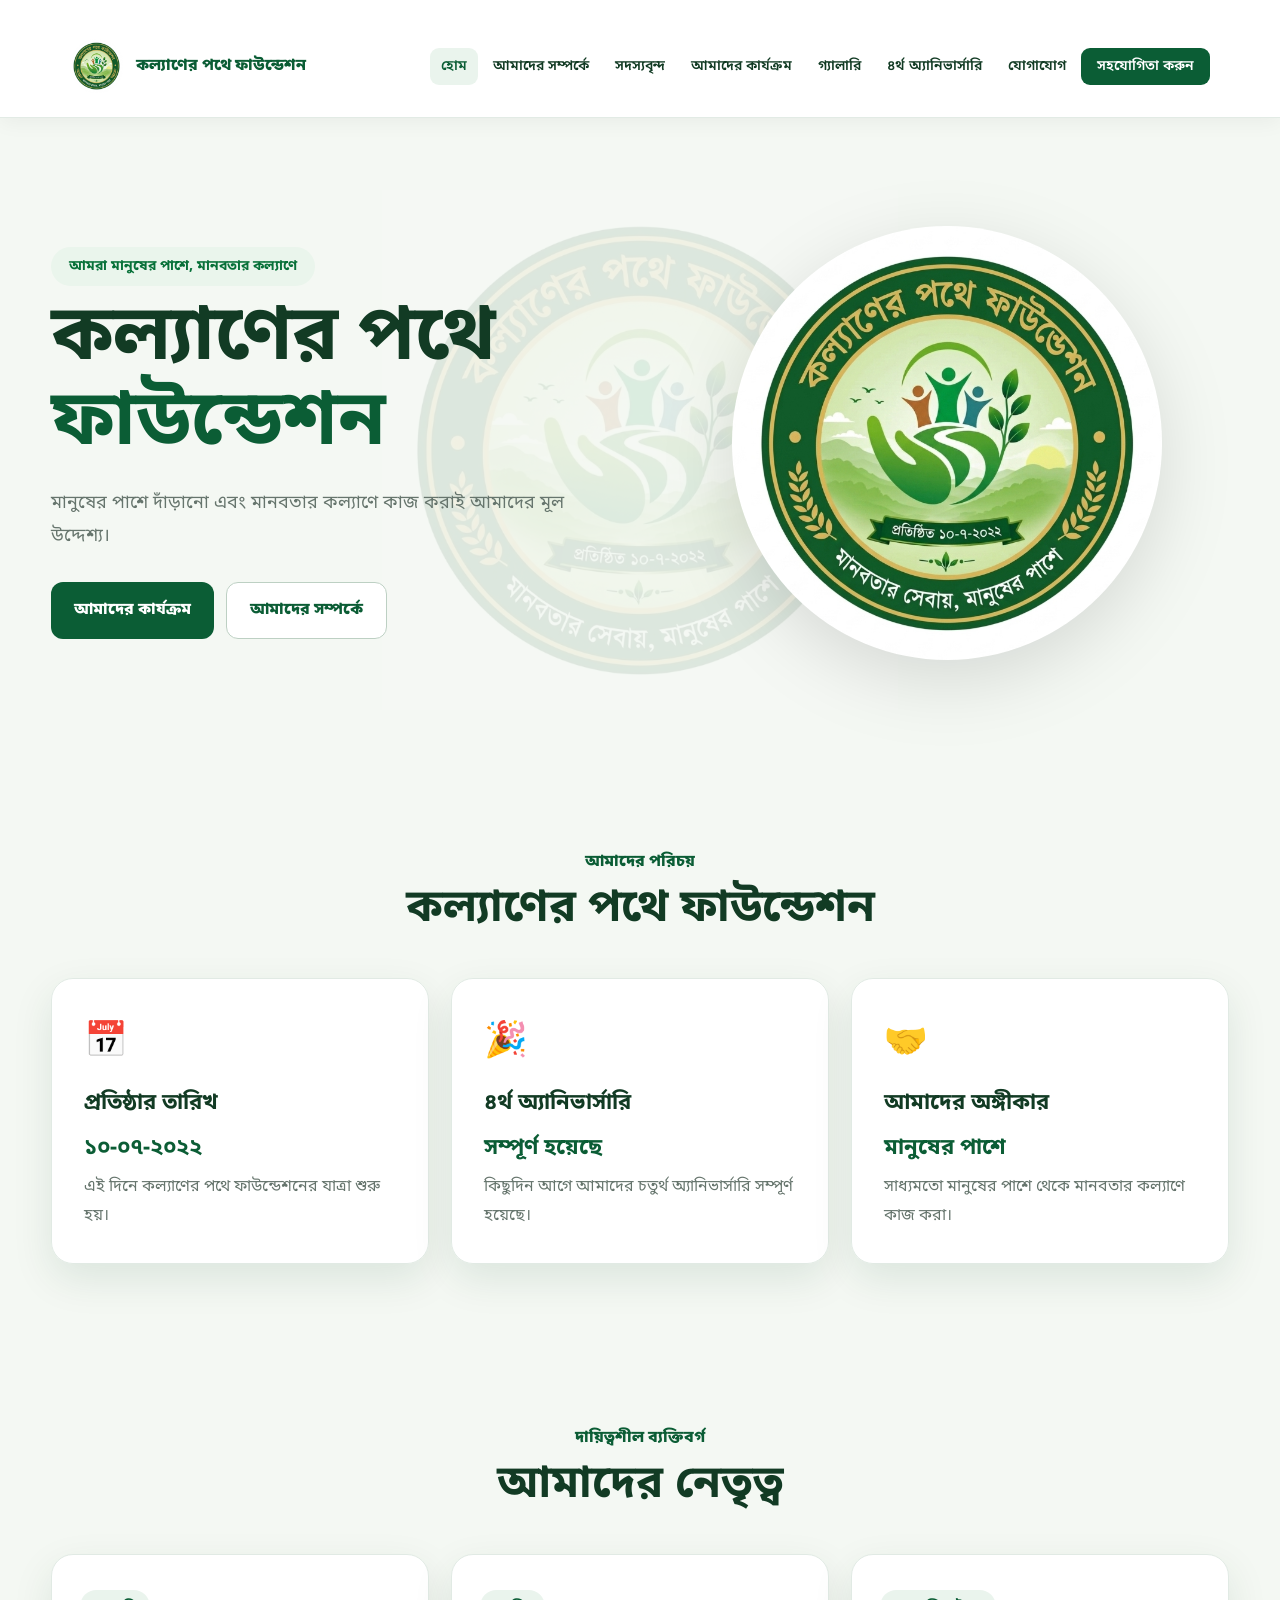
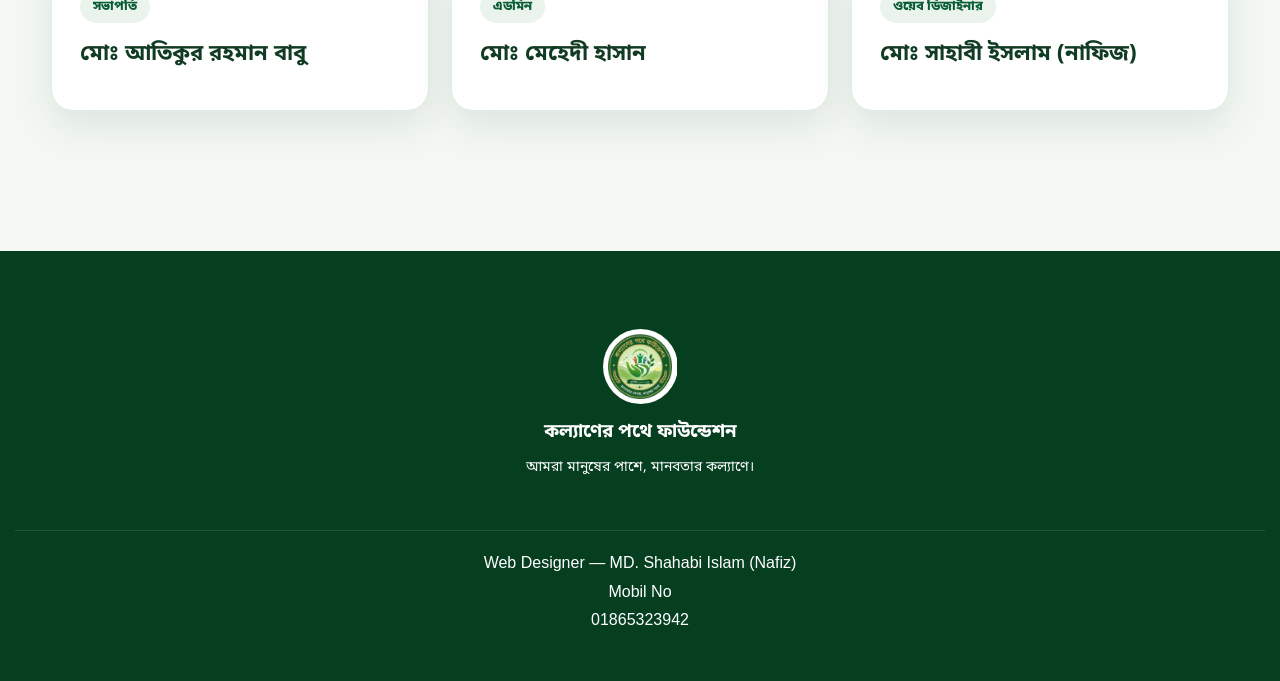
<file: index.html>
<!DOCTYPE html>
<html lang="bn">
<head>
    <meta charset="UTF-8">
    <meta name="viewport" content="width=device-width, initial-scale=1.0">
    <title>কল্যাণের পথে ফাউন্ডেশন</title>
    <link rel="stylesheet" href="style.css">
</head>

<body>

<header class="header">
    <div class="container nav-box">

        <a href="index.html" class="logo-area">
            <img src="logo(2).jpeg" alt="Logo">
            <span>কল্যাণের পথে ফাউন্ডেশন</span>
        </a>

        <nav>
            <center>
            <a href="index.html" class="active">হোম</a>
            <a href="about.html">আমাদের সম্পর্কে</a>
            <a href="members.html">সদস্যবৃন্দ</a>
            <a href="activities.html">আমাদের কার্যক্রম</a>
            <a href="gallery.html">গ্যালারি</a>
            <a href="anniversary.html">৪র্থ অ্যানিভার্সারি</a>
            <a href="contact.html">যোগাযোগ</a>
            <a href="donate.html" class="donate-link">সহযোগিতা করুন</a>
       </center>
        </nav>

    </div>
</header>


<main>

<section class="home-hero">

    <div class="container hero-content">

        <div class="hero-text">

            <span class="small-title">
                আমরা মানুষের পাশে, মানবতার কল্যাণে
            </span>

            <h1>
                কল্যাণের পথে
                <br>
                <strong>ফাউন্ডেশন</strong>
            </h1>

            <p>
                মানুষের পাশে দাঁড়ানো এবং মানবতার কল্যাণে
                কাজ করাই আমাদের মূল উদ্দেশ্য।
            </p>

            <div class="buttons">
                <a href="activities.html" class="btn">
                    আমাদের কার্যক্রম
                </a>

                <a href="about.html" class="btn btn-white">
                    আমাদের সম্পর্কে
                </a>
            </div>

        </div>


        <div class="hero-logo">
            <img src="logo(2).jpeg" alt="ফাউন্ডেশন লোগো">
        </div>

    </div>

</section>


<section class="section">

    <div class="container">

        <div class="section-title">
            <span>আমাদের পরিচয়</span>
            <h2>কল্যাণের পথে ফাউন্ডেশন</h2>
        </div>


        <div class="card-grid">

            <div class="card">

                <div class="card-icon">📅</div>

                <h3>প্রতিষ্ঠার তারিখ</h3>

                <strong>১০-০৭-২০২২</strong>

                <p>
                    এই দিনে কল্যাণের পথে ফাউন্ডেশনের
                    যাত্রা শুরু হয়।
                </p>

            </div>


            <div class="card">

                <div class="card-icon">🎉</div>

                <h3>৪র্থ অ্যানিভার্সারি</h3>

                <strong>সম্পূর্ণ হয়েছে</strong>

                <p>
                    কিছুদিন আগে আমাদের চতুর্থ
                    অ্যানিভার্সারি সম্পূর্ণ হয়েছে।
                </p>

            </div>


            <div class="card">

                <div class="card-icon">🤝</div>

                <h3>আমাদের অঙ্গীকার</h3>

                <strong>মানুষের পাশে</strong>

                <p>
                    সাধ্যমতো মানুষের পাশে থেকে
                    মানবতার কল্যাণে কাজ করা।
                </p>

            </div>

        </div>

    </div>

</section>


<section class="section">

    <div class="container">

        <div class="section-title">
            <span>দায়িত্বশীল ব্যক্তিবর্গ</span>
            <h2>আমাদের নেতৃত্ব</h2>
        </div>


        <div class="leader-grid">

            <div class="leader-card">
                <span>সভাপতি</span>
                <h3>মোঃ আতিকুর রহমান বাবু</h3>
            </div>


            <div class="leader-card">
                <span>এডমিন</span>
                <h3>মোঃ মেহেদী হাসান</h3>
            </div>


            <div class="leader-card">
                <span>ওয়েব ডিজাইনার</span>
                <h3>মোঃ সাহাবী ইসলাম (নাফিজ)</h3>
            </div>

        </div>

    </div>

</section>

</main>


<footer>

    <div class="footer-content">

        <img src="logo(2).jpeg" alt="Logo">

        <h3>কল্যাণের পথে ফাউন্ডেশন</h3>

        <p>
            আমরা মানুষের পাশে, মানবতার কল্যাণে।
        </p>

    </div>

    <div class="footer-bottom">
        Web Designer — MD. Shahabi Islam (Nafiz)
   <center>Mobil No<br>01865323942</center>
    </div>

</footer>
<script src="script.js"></script>
</body>
</html>
</file>
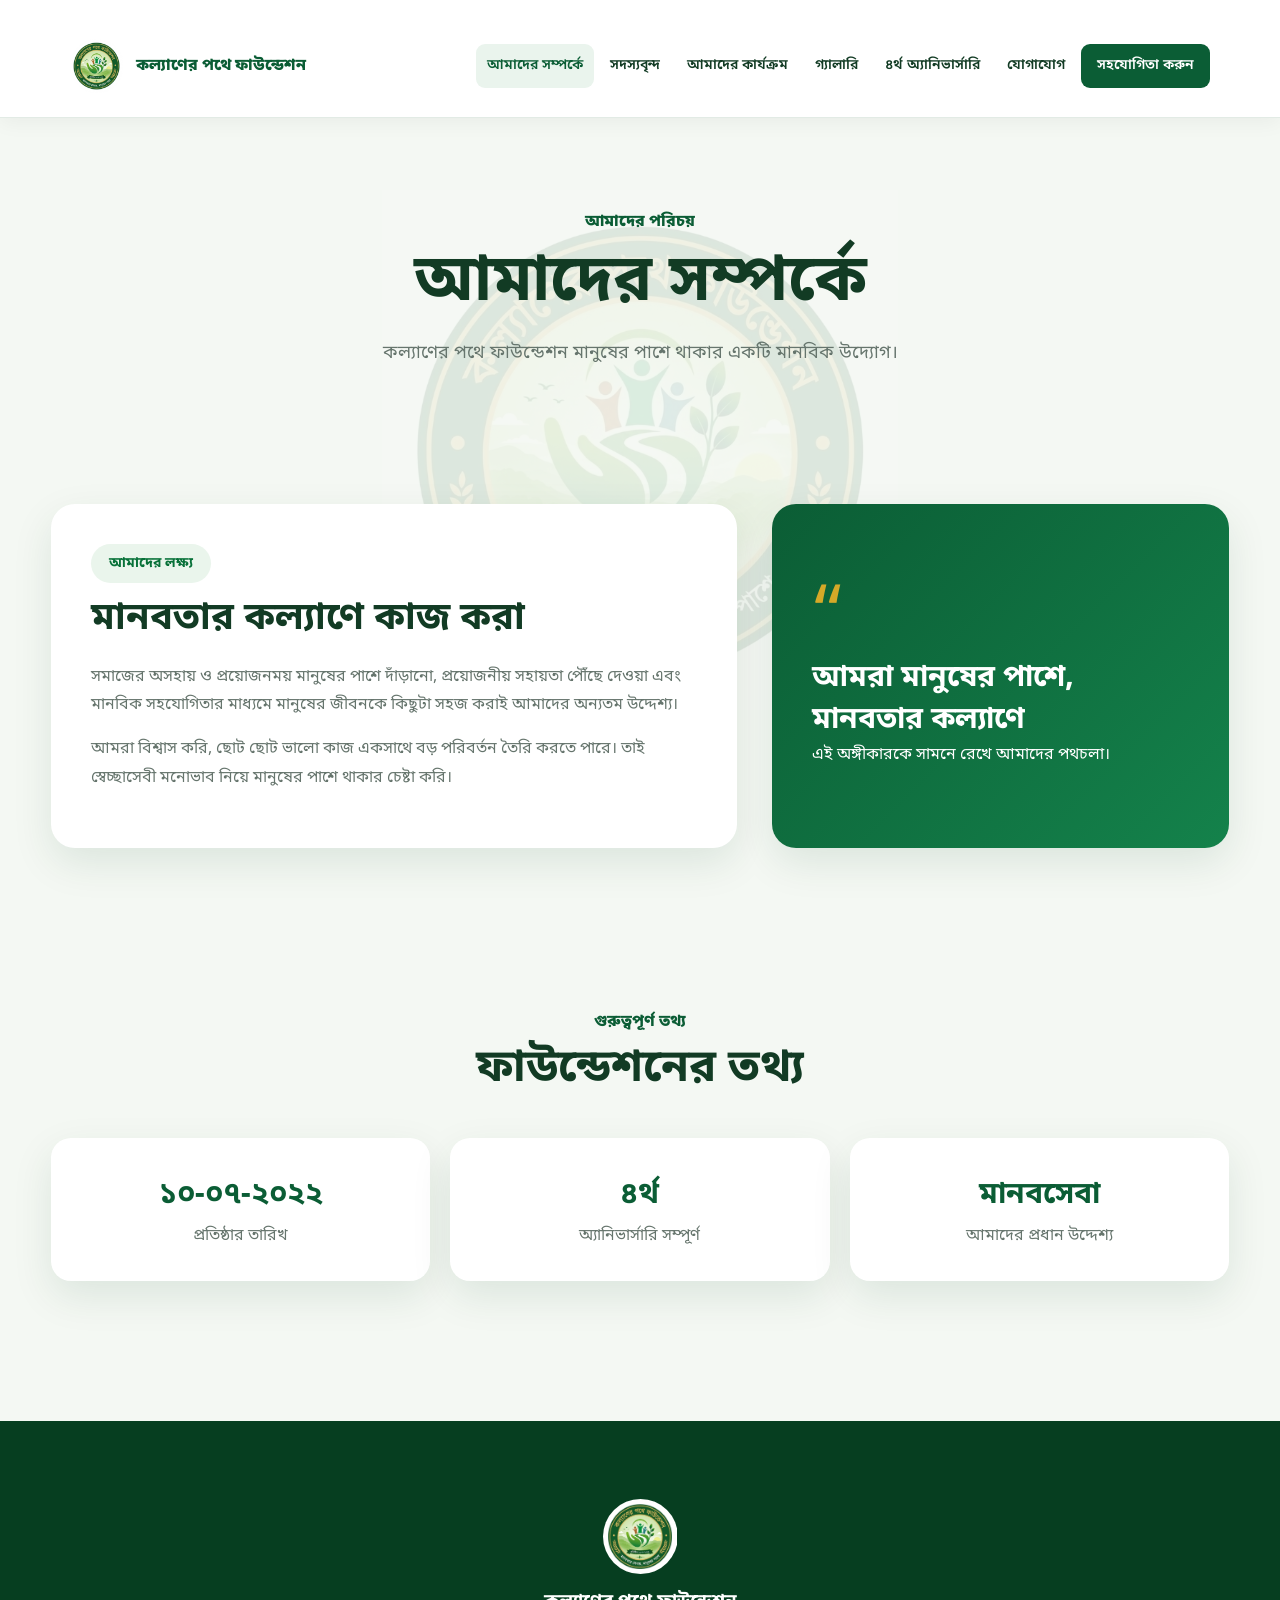
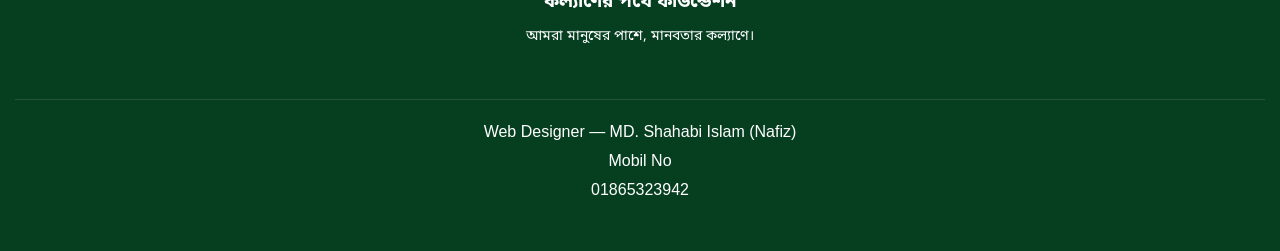
<file: about.html>
<!DOCTYPE html>
<html lang="bn">
<head>








   













    <meta charset="UTF-8">
    <meta name="viewport" content="width=device-width, initial-scale=1.0">
    <title>আমাদের সম্পর্কে</title>
    <link rel="stylesheet" href="style.css">
</head>

<body>

<header class="header">

    <div class="container nav-box">

        <a href="index.html" class="logo-area">
            <img src="logo(2).jpeg" alt="Logo">
            <span>কল্যাণের পথে ফাউন্ডেশন</span>
        </a>

        <nav>
           
            <a href="about.html" class="active">আমাদের সম্পর্কে</a>
           <a href="members.html">সদস্যবৃন্দ</a>
            <a href="activities.html">আমাদের কার্যক্রম</a>
            <a href="gallery.html">গ্যালারি</a>
            <a href="anniversary.html">৪র্থ অ্যানিভার্সারি</a>
            <a href="contact.html">যোগাযোগ</a>
            <a href="donate.html" class="donate-link">সহযোগিতা করুন</a>
        </nav>

    </div>

</header>


<main>

<section class="page-banner">

    <span>আমাদের পরিচয়</span>

    <h1>আমাদের সম্পর্কে</h1>

    <p>
        কল্যাণের পথে ফাউন্ডেশন মানুষের পাশে থাকার
        একটি মানবিক উদ্যোগ।
    </p>

</section>


<section class="section">

    <div class="container about-grid">

        <div class="about-text">

            <span class="small-title">
                আমাদের লক্ষ্য
            </span>

            <h2>
                মানবতার কল্যাণে কাজ করা
            </h2>

            <p>
                সমাজের অসহায় ও প্রয়োজনময় মানুষের পাশে
                দাঁড়ানো, প্রয়োজনীয় সহায়তা পৌঁছে দেওয়া
                এবং মানবিক সহযোগিতার মাধ্যমে মানুষের
                জীবনকে কিছুটা সহজ করাই আমাদের অন্যতম
                উদ্দেশ্য।
            </p>

            <p>
                আমরা বিশ্বাস করি, ছোট ছোট ভালো কাজ
                একসাথে বড় পরিবর্তন তৈরি করতে পারে।
                তাই স্বেচ্ছাসেবী মনোভাব নিয়ে মানুষের
                পাশে থাকার চেষ্টা করি।
            </p>

        </div>


        <div class="quote-box">

            <div class="quote">
                “
            </div>

            <h2>
                আমরা মানুষের পাশে,
                মানবতার কল্যাণে
            </h2>

            <p>
                এই অঙ্গীকারকে সামনে রেখে
                আমাদের পথচলা।
            </p>

        </div>

    </div>

</section>


<section class="section">

    <div class="container">

        <div class="section-title">
            <span>গুরুত্বপূর্ণ তথ্য</span>
            <h2>ফাউন্ডেশনের তথ্য</h2>
        </div>


        <div class="info-grid">

            <div class="info-box">
                <h3>১০-০৭-২০২২</h3>
                <p>প্রতিষ্ঠার তারিখ</p>
            </div>

            <div class="info-box">
                <h3>৪র্থ</h3>
                <p>অ্যানিভার্সারি সম্পূর্ণ</p>
            </div>

            <div class="info-box">
                <h3>মানবসেবা</h3>
                <p>আমাদের প্রধান উদ্দেশ্য</p>
            </div>

        </div>

    </div>

</section>

</main>


<footer>

    <div class="footer-content">

        <img src="logo(2).jpeg" alt="Logo">
        

        <h3>কল্যাণের পথে ফাউন্ডেশন</h3>

        <p>আমরা মানুষের পাশে, মানবতার কল্যাণে।</p>

    </div>

    <div class="footer-bottom">
        Web Designer — MD. Shahabi Islam (Nafiz)
    <center>Mobil No<br>01865323942</center>
    </div>

</footer>
<script src="script.js"></script>
</body>
</html>
</file>
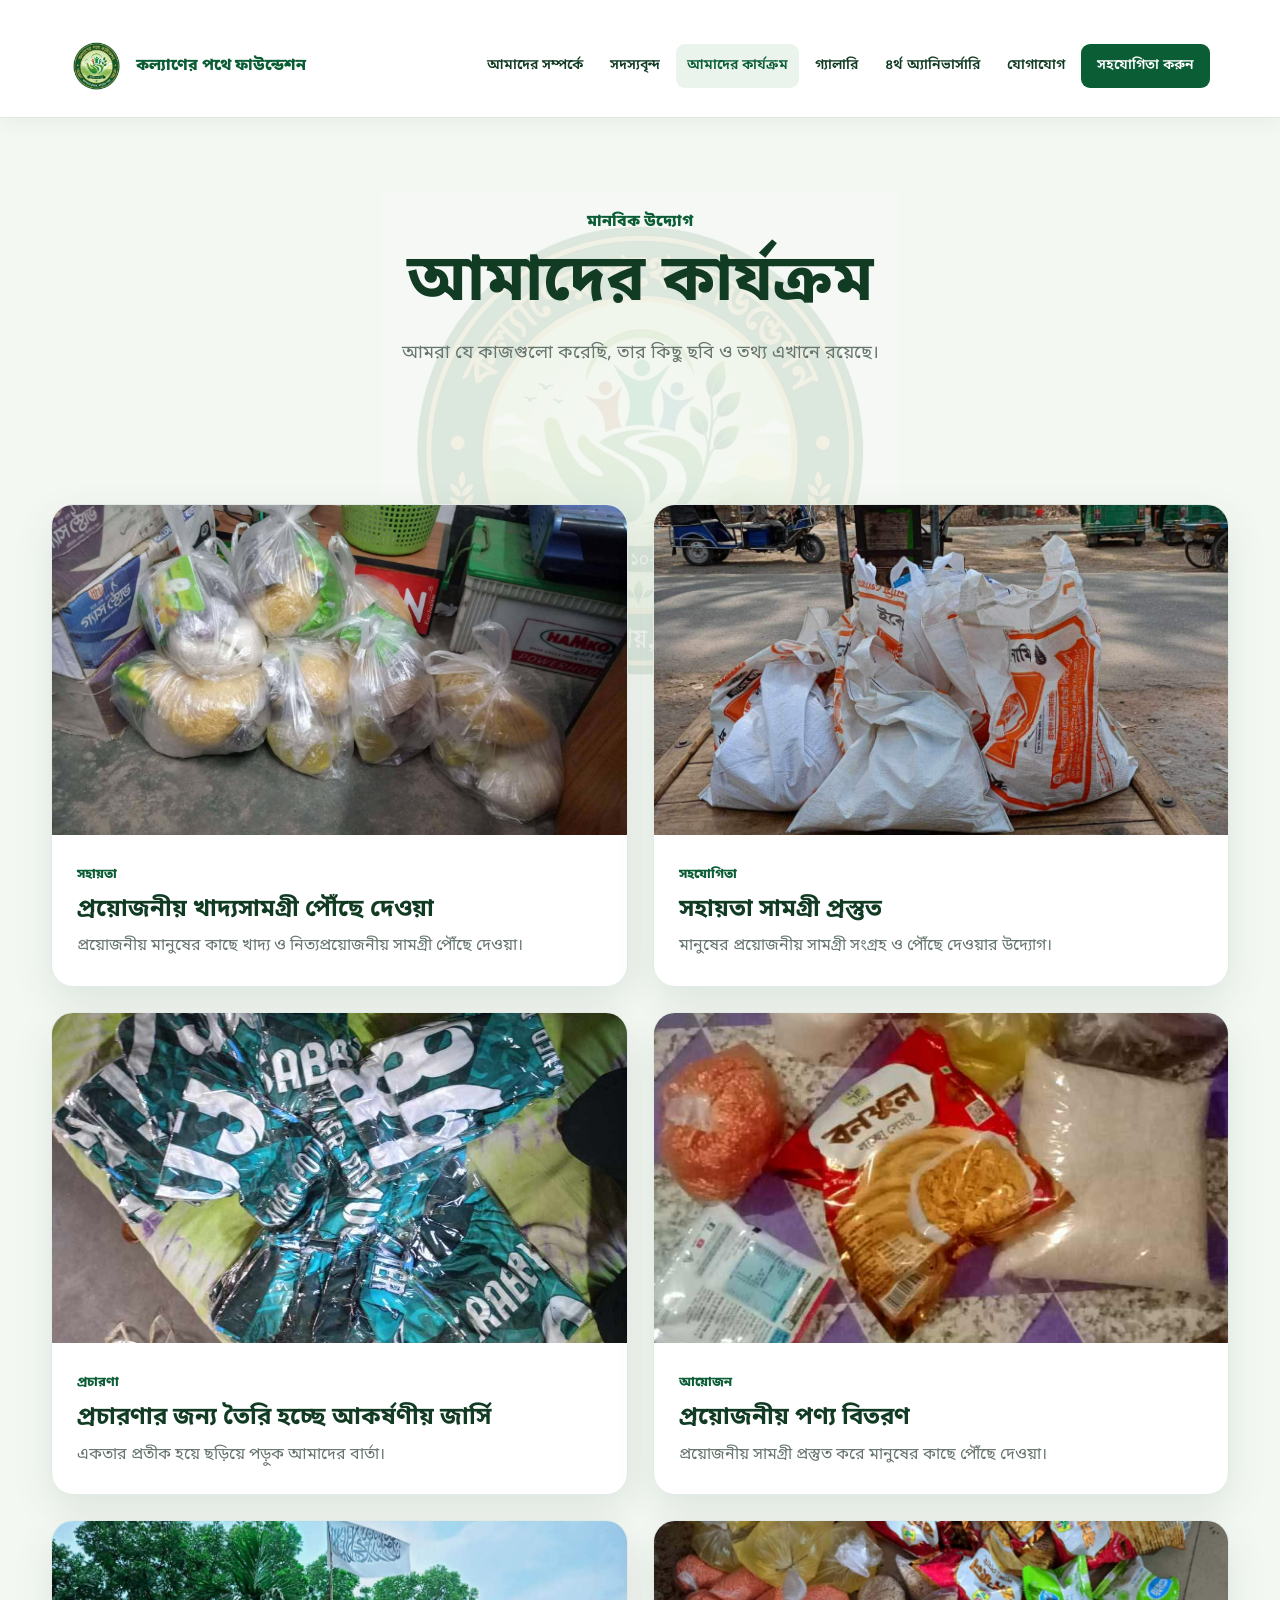
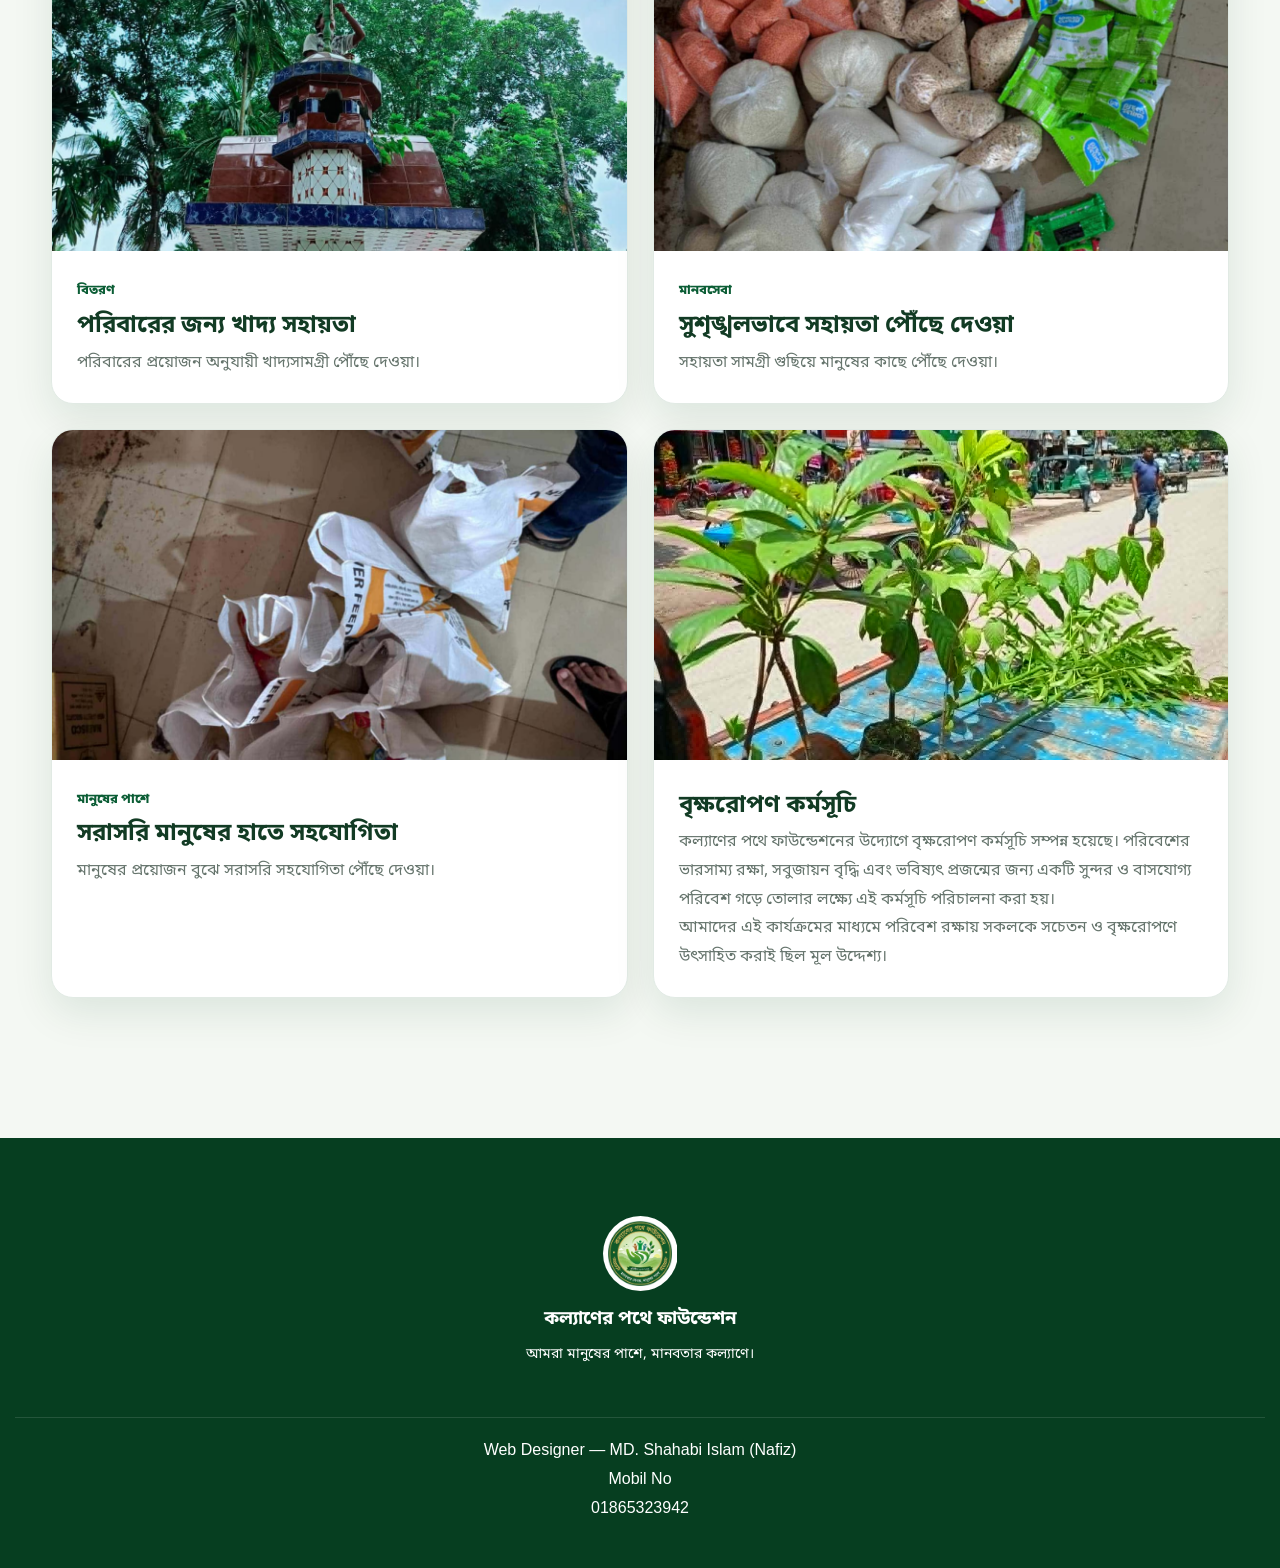
<file: activities.html>
<!DOCTYPE html>
<html lang="bn">
<head>
    <meta charset="UTF-8">
    <meta name="viewport" content="width=device-width, initial-scale=1.0">
    <title>আমাদের কার্যক্রম</title>
    <link rel="stylesheet" href="style.css">
</head>

<body>

<header class="header">

    <div class="container nav-box">

        <a href="index.html" class="logo-area">
            <img src="logo(2).jpeg" alt="Logo">
            <span>কল্যাণের পথে ফাউন্ডেশন</span>
        </a>

        <nav>
            
            <a href="about.html">আমাদের সম্পর্কে</a>
            
            <a href="members.html">সদস্যবৃন্দ</a>
            <a href="activities.html" class="active">
                আমাদের কার্যক্রম
            </a>
            <a href="gallery.html">গ্যালারি</a>
            <a href="anniversary.html">৪র্থ অ্যানিভার্সারি</a>
            <a href="contact.html">যোগাযোগ</a>
            <a href="donate.html" class="donate-link">
                সহযোগিতা করুন
            </a>
        </nav>

    </div>

</header>


<main>

<section class="page-banner">

    <span>মানবিক উদ্যোগ</span>

    <h1>আমাদের কার্যক্রম</h1>

    <p>
        আমরা যে কাজগুলো করেছি,
        তার কিছু ছবি ও তথ্য এখানে রয়েছে।
    </p>

</section>


<section class="section">

    <div class="container">

        <div class="activity-grid">


            <div class="activity-card">

                <img src="imageshelp-photo-1.jpeg"
                     alt="সহায়তা কার্যক্রম">

                <div>

                    <span>সহায়তা</span>

                    <h2>
                        প্রয়োজনীয় খাদ্যসামগ্রী পৌঁছে দেওয়া
                    </h2>

                    <p>
                        প্রয়োজনীয় মানুষের কাছে খাদ্য ও
                        নিত্যপ্রয়োজনীয় সামগ্রী পৌঁছে দেওয়া।
                    </p>

                </div>

            </div>


            <div class="activity-card">

                <img src="imageshelp-photo-2.jpeg"
                     alt="সহায়তা সামগ্রী">

                <div>

                    <span>সহযোগিতা</span>

                    <h2>
                        সহায়তা সামগ্রী প্রস্তুত
                    </h2>

                    <p>
                        মানুষের প্রয়োজনীয় সামগ্রী সংগ্রহ
              
              
              
              
              
              
              
              
              
                        ও পৌঁছে দেওয়ার উদ্যোগ।
                    </p>

                </div>

            </div>


            <div class="activity-card">

                <img src="imageshelp-photo-3.jpeg"
                     alt="মানবিক কার্যক্রম">

                <div>

                    <span>প্রচারণা</span>

                    <h2>
                        প্রচারণার জন্য তৈরি হচ্ছে আকর্ষণীয় জার্সি

                    </h2>

                    <p>
                        একতার প্রতীক হয়ে ছড়িয়ে পড়ুক আমাদের বার্তা।
                    </p>

                </div>

            </div>


            <div class="activity-card">

                <img src="imageshelp-photo-4.jpeg"
                     alt="সহায়তা আয়োজন">

                <div>

                    <span>আয়োজন</span>

                    <h2>
                        প্রয়োজনীয় পণ্য বিতরণ
                    </h2>

                    <p>
                        প্রয়োজনীয় সামগ্রী প্রস্তুত করে
                        মানুষের কাছে পৌঁছে দেওয়া।
                    </p>

                </div>

            </div>


            <div class="activity-card">

                <img src="imageshelp-photo-5.jpeg"
                     alt="খাদ্যসামগ্রী">

                <div>

                    <span>বিতরণ</span>

                    <h2>
                        পরিবারের জন্য খাদ্য সহায়তা
                    </h2>

                    <p>
                        পরিবারের প্রয়োজন অনুযায়ী
                        খাদ্যসামগ্রী পৌঁছে দেওয়া।
                    </p>

                </div>

            </div>


            <div class="activity-card">

                <img src="imageshelp-photo-6.jpeg"
                     alt="সহায়তা বিতরণ">

                <div>

                    <span>মানবসেবা</span>

                    <h2>
                        সুশৃঙ্খলভাবে সহায়তা পৌঁছে দেওয়া
                    </h2>

                    <p>
                        সহায়তা সামগ্রী গুছিয়ে
                        মানুষের কাছে পৌঁছে দেওয়া।
                    </p>

                </div>

            </div>


            <div class="activity-card">

                <img src="imageshelp-photo-7.jpeg"
                     alt="মানুষের পাশে">

                <div>

                    <span>মানুষের পাশে</span>

                    <h2>
                        সরাসরি মানুষের হাতে সহযোগিতা
                    </h2>

                    <p>
                        মানুষের প্রয়োজন বুঝে সরাসরি
                        সহযোগিতা পৌঁছে দেওয়া।
                    </p>

                </div>

            </div>
 
 <!-- বৃক্ষরোপণ কর্মসূচি -->
<div class="activity-card">

    <img src="tree2.jpeg" alt="বৃক্ষরোপণ কর্মসূচি">

    <div class="activity-content">

        <h2>বৃক্ষরোপণ কর্মসূচি</h2>

        <p>
            কল্যাণের পথে ফাউন্ডেশনের উদ্যোগে বৃক্ষরোপণ কর্মসূচি সম্পন্ন হয়েছে।
            পরিবেশের ভারসাম্য রক্ষা, সবুজায়ন বৃদ্ধি এবং ভবিষ্যৎ প্রজন্মের জন্য
            একটি সুন্দর ও বাসযোগ্য পরিবেশ গড়ে তোলার লক্ষ্যে এই কর্মসূচি পরিচালনা করা হয়।
        </p>

        <p>
            আমাদের এই কার্যক্রমের মাধ্যমে পরিবেশ রক্ষায় সকলকে সচেতন ও
            বৃক্ষরোপণে উৎসাহিত করাই ছিল মূল উদ্দেশ্য।
        </p>

    </div>

</div>

        </div>

    </div>

</section>

</main>


<footer>

    <div class="footer-content">

        <img src="logo(2).jpeg" alt="Logo">

        <h3>কল্যাণের পথে ফাউন্ডেশন</h3>

        <p>আমরা মানুষের পাশে, মানবতার কল্যাণে।</p>

    </div>

    <div class="footer-bottom">
        Web Designer — MD. Shahabi Islam (Nafiz)
   <center>Mobil No<br>01865323942</center>
    </div>


</footer>
<script src="script.js"></script>
</body>
</html>
</file>
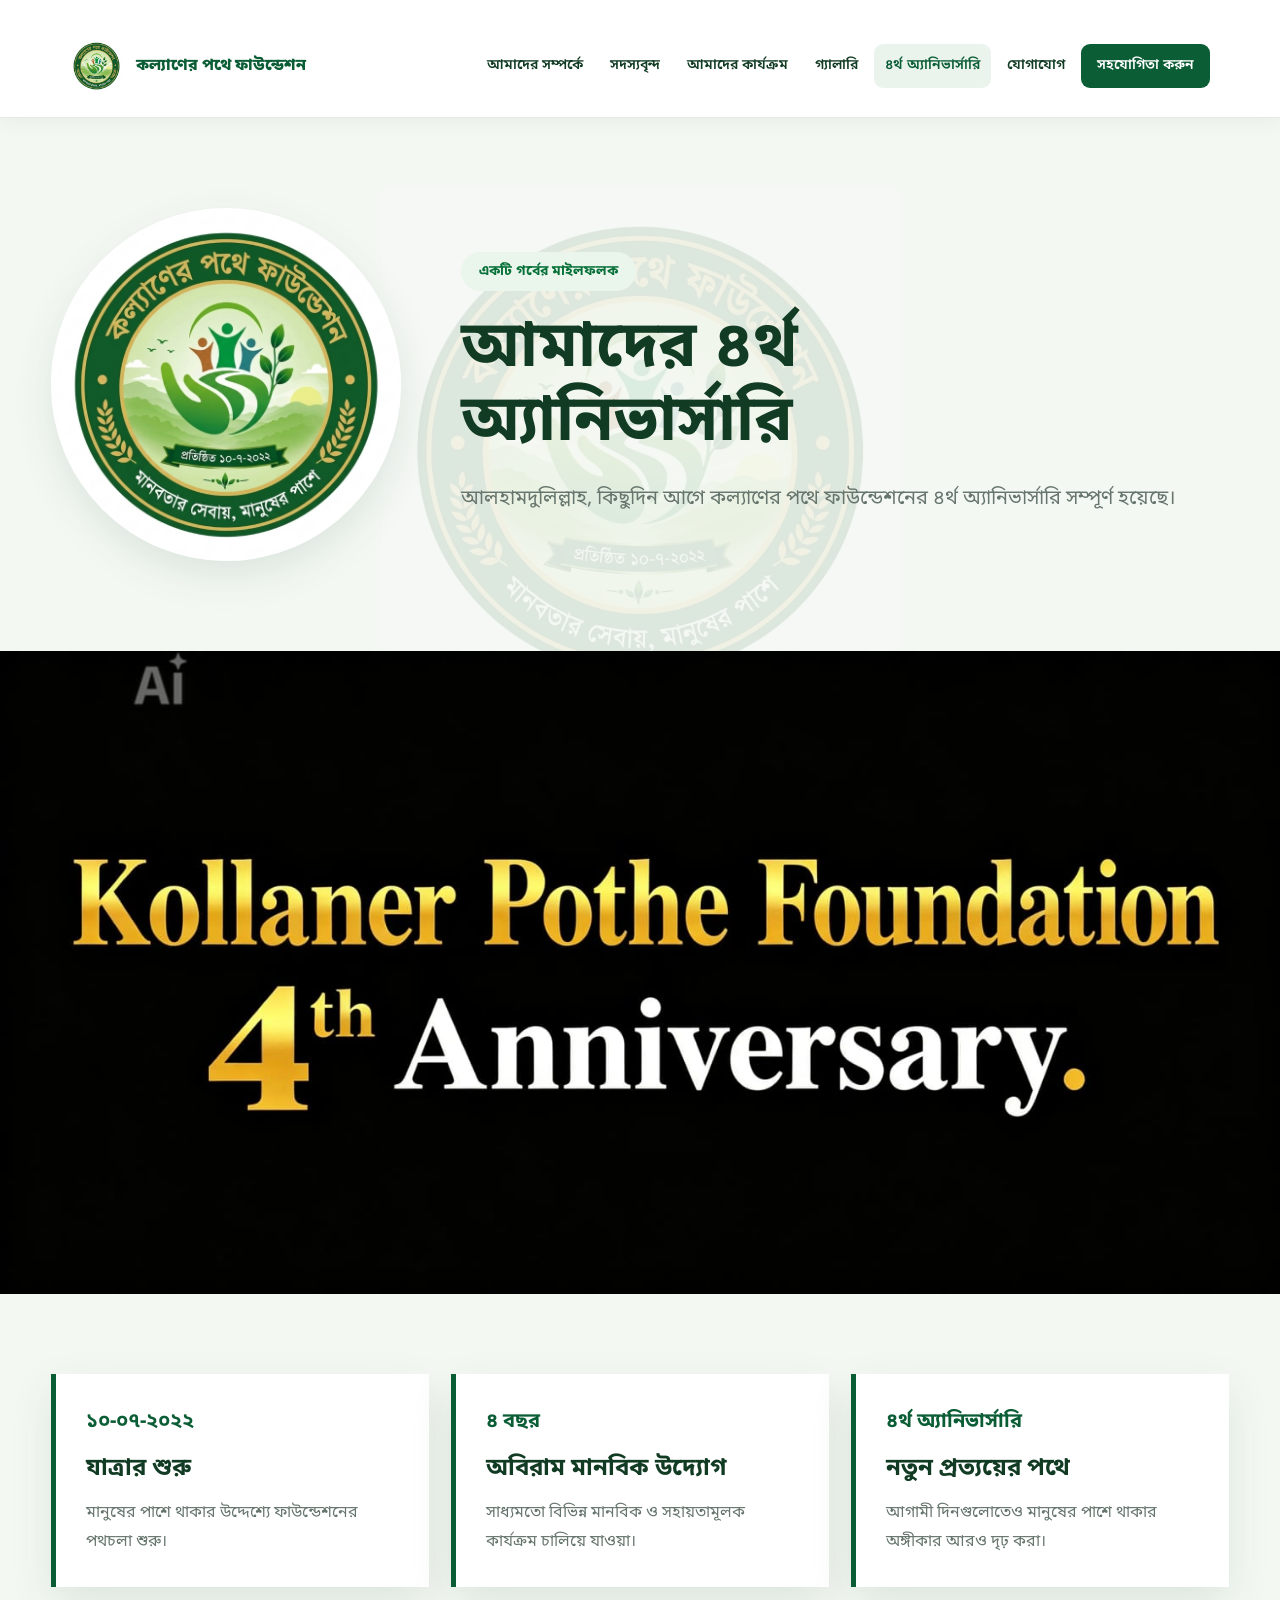
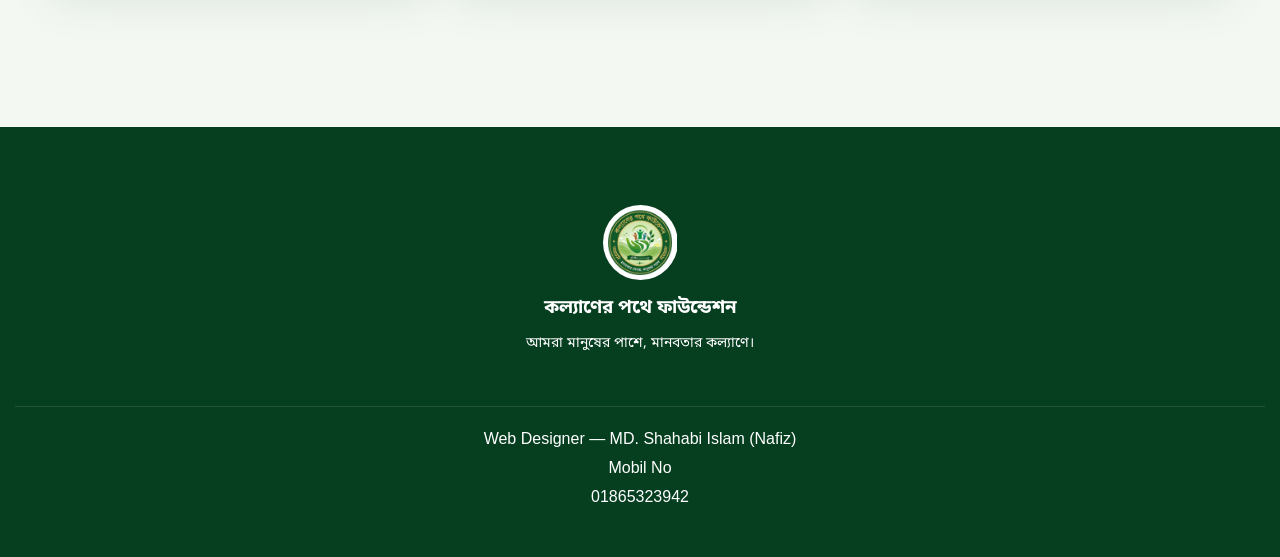
<file: anniversary.html>
<!DOCTYPE html>
<html lang="bn">
<head>

    <meta charset="UTF-8">

    <meta name="viewport"
          content="width=device-width, initial-scale=1.0">

    <title>৪র্থ অ্যানিভার্সারি</title>

    <link rel="stylesheet"
          href="style.css">

</head>

<body>


<header class="header">

    <div class="container nav-box">

        <a href="index.html"
           class="logo-area">

            <img src="logo(2).jpeg"
                 alt="Logo">

            <span>
                কল্যাণের পথে ফাউন্ডেশন
            </span>

        </a>


        <nav>

            
            </a>

            <a href="about.html">
                আমাদের সম্পর্কে
            </a>
<a href="members.html">সদস্যবৃন্দ</a>
            <a href="activities.html">
                আমাদের কার্যক্রম
            </a>

            <a href="gallery.html">
                গ্যালারি
            </a>

            <a href="anniversary.html"
               class="active">

                ৪র্থ অ্যানিভার্সারি

            </a>

            <a href="contact.html">
                যোগাযোগ
            </a>

            <a href="donate.html"
               class="donate-link">

                সহযোগিতা করুন

            </a>

        </nav>

    </div>

</header>


<main>


<section class="anniversary-section">

    <div class="container anniversary-content">


        <div class="anniversary-logo">

            <img src="logo(2).jpeg"
                 alt="ফাউন্ডেশন লোগো">

        </div>


        <div>

            <span class="small-title">
                একটি গর্বের মাইলফলক
            </span>

            <h1>
                আমাদের ৪র্থ
                <br>
                অ্যানিভার্সারি
            </h1>

            <p>

                আলহামদুলিল্লাহ,
                কিছুদিন আগে কল্যাণের পথে
                ফাউন্ডেশনের ৪র্থ অ্যানিভার্সারি
                সম্পূর্ণ হয়েছে।

            </p>

        </div>

    </div>

</section>
 <img src="4th year.jpeg"
                 alt="কার্যক্রমের ছবি">

<section class="section">

    <div class="container timeline">


        <div class="timeline-card">

            <strong>
                ১০-০৭-২০২২
            </strong>

            <h2>
                যাত্রার শুরু
            </h2>

            <p>
                মানুষের পাশে থাকার উদ্দেশ্যে
                ফাউন্ডেশনের পথচলা শুরু।
            </p>

        </div>


        <div class="timeline-card">

            <strong>
                ৪ বছর
            </strong>

            <h2>
                অবিরাম মানবিক উদ্যোগ
            </h2>

            <p>
                সাধ্যমতো বিভিন্ন মানবিক ও
                সহায়তামূলক কার্যক্রম চালিয়ে যাওয়া।
            </p>

        </div>


        <div class="timeline-card">

            <strong>
                ৪র্থ অ্যানিভার্সারি
            </strong>

            <h2>
                নতুন প্রত্যয়ের পথে
            </h2>

            <p>
                আগামী দিনগুলোতেও মানুষের পাশে
                থাকার অঙ্গীকার আরও দৃঢ় করা।
            </p>

        </div>


    </div>

</section>


</main>


<footer>

    <div class="footer-content">

        <img src="logo(2).jpeg"
             alt="Logo">

        <h3>
            কল্যাণের পথে ফাউন্ডেশন
        </h3>

        <p>
            আমরা মানুষের পাশে,
            মানবতার কল্যাণে।
        </p>

    </div>


    <div class="footer-bottom">

        Web Designer —
        MD. Shahabi Islam (Nafiz)
<center>Mobil No<br>01865323942</center>
    </div>

</footer>
<script src="script.js"></script>

</body>
</html>
</file>
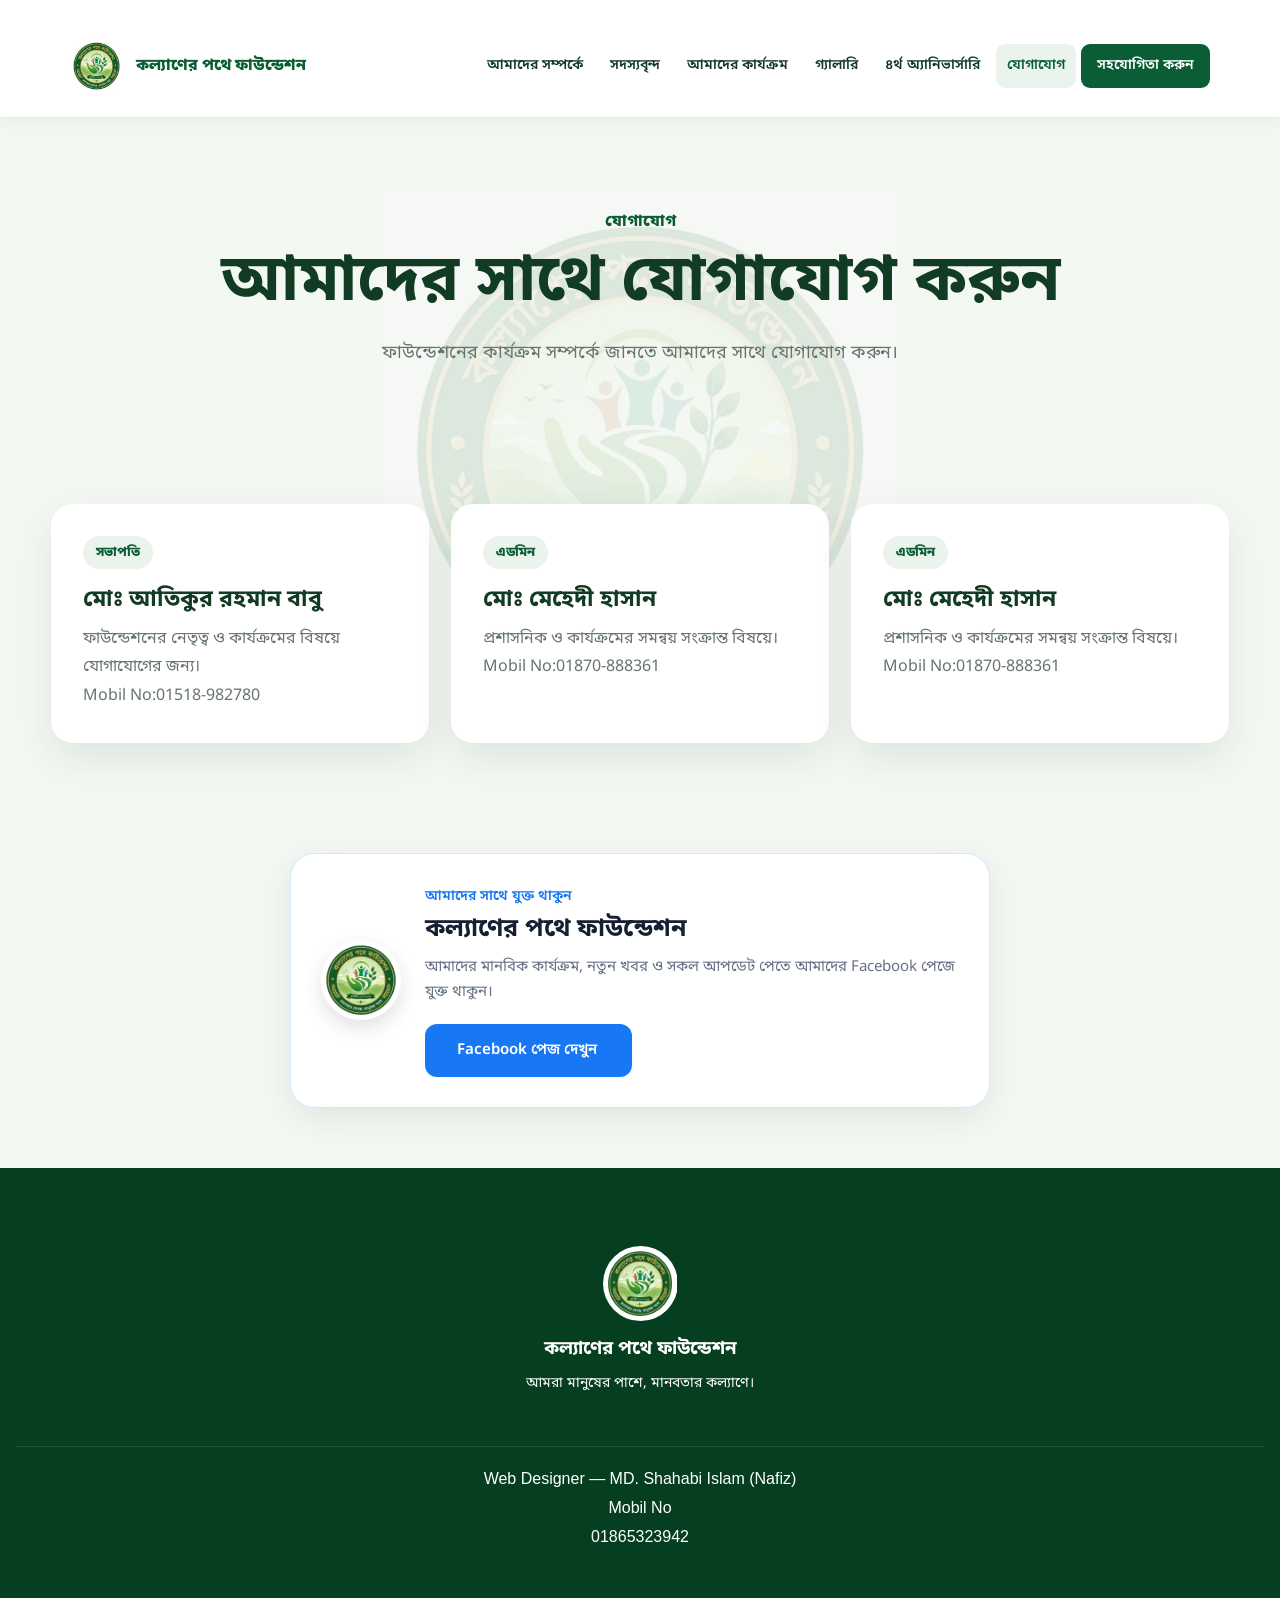
<file: contact.html>
<!DOCTYPE html>
<html lang="bn">
<head>

    <meta charset="UTF-8">

    <meta name="viewport"
          content="width=device-width, initial-scale=1.0">

    <title>যোগাযোগ</title>

    <link rel="stylesheet"
          href="style.css">

</head>

<body>


<header class="header">

    <div class="container nav-box">

        <a href="index.html"
           class="logo-area">

            <img src="logo(2).jpeg"
                 alt="Logo">

            <span>
                কল্যাণের পথে ফাউন্ডেশন
            </span>

        </a>


        <nav>

            
            </a>

            <a href="about.html">
                আমাদের সম্পর্কে
            </a>
<a href="members.html">সদস্যবৃন্দ</a>
            <a href="activities.html">
                আমাদের কার্যক্রম
            </a>

            <a href="gallery.html">
                গ্যালারি
            </a>

            <a href="anniversary.html">
                ৪র্থ অ্যানিভার্সারি
            </a>

            <a href="contact.html"
               class="active">

                যোগাযোগ

            </a>

            <a href="donate.html"
               class="donate-link">

                সহযোগিতা করুন

            </a>

        </nav>

    </div>

</header>


<main>


<section class="page-banner">

    <span>
        যোগাযোগ
    </span>

    <h1>
        আমাদের সাথে যোগাযোগ করুন
    </h1>

    <p>
        ফাউন্ডেশনের কার্যক্রম সম্পর্কে জানতে
        আমাদের সাথে যোগাযোগ করুন।
    </p>

</section>


<section class="section">

    <div class="container contact-grid">


        <div class="contact-card">

            <span>
                সভাপতি
            </span>

            <h2>
                মোঃ আতিকুর রহমান বাবু
            </h2>

            <p>
                ফাউন্ডেশনের নেতৃত্ব ও কার্যক্রমের
                বিষয়ে যোগাযোগের জন্য। <br>
                Mobil No:01518-982780
            </p>

        </div>


        <div class="contact-card">

            <span>
                এডমিন
            </span>

            <h2>
                মোঃ মেহেদী হাসান
            </h2>

            <p>
                প্রশাসনিক ও কার্যক্রমের
                সমন্বয় সংক্রান্ত বিষয়ে।
                Mobil No:01870-888361
            </p>

      </div>
 <div class="contact-card">

            <span>
                এডমিন
            </span>

            <h2>
                মোঃ মেহেদী হাসান
            </h2>

            <p>
                প্রশাসনিক ও কার্যক্রমের
                সমন্বয় সংক্রান্ত বিষয়ে।
                Mobil No:01870-888361
            </p>

      </div>


</section>


</main>
<!-- Kollaner Pothe Foundation - Facebook Page -->
<div class="kp-fb-card">

    <div class="kp-fb-icon">
        <img src="logo(2).jpeg" alt="কল্যাণের পথে ফাউন্ডেশন Logo">
    </div>

    <div class="kp-fb-info">
        <span class="kp-fb-label">আমাদের সাথে যুক্ত থাকুন</span>

        <h3>কল্যাণের পথে ফাউন্ডেশন</h3>

        <p>
            আমাদের মানবিক কার্যক্রম, নতুন খবর ও সকল আপডেট
            পেতে আমাদের Facebook পেজে যুক্ত থাকুন।
        </p>

        <a
            href="https://www.facebook.com/share/1FRHSV52ZV/"
            target="_blank"
            rel="noopener noreferrer"
            class="kp-fb-button"
        >
            <i class="fab fa-facebook-f"></i>
            <span>Facebook পেজ দেখুন</span>
            <i class="fas fa-arrow-right kp-fb-arrow"></i>
        </a>
    </div>

</div>

<footer>

    <div class="footer-content">

        <img src="logo(2).jpeg"
             alt="Logo">

        <h3>
            কল্যাণের পথে ফাউন্ডেশন
        </h3>

        <p>
            আমরা মানুষের পাশে,
            মানবতার কল্যাণে।
        </p>

    </div>


    <div class="footer-bottom">

        Web Designer —
        MD. Shahabi Islam (Nafiz)
<center>Mobil No<br>01865323942</center>
    </div>

</footer>
<script src="script.js"></script>

</body>
</html>
</file>
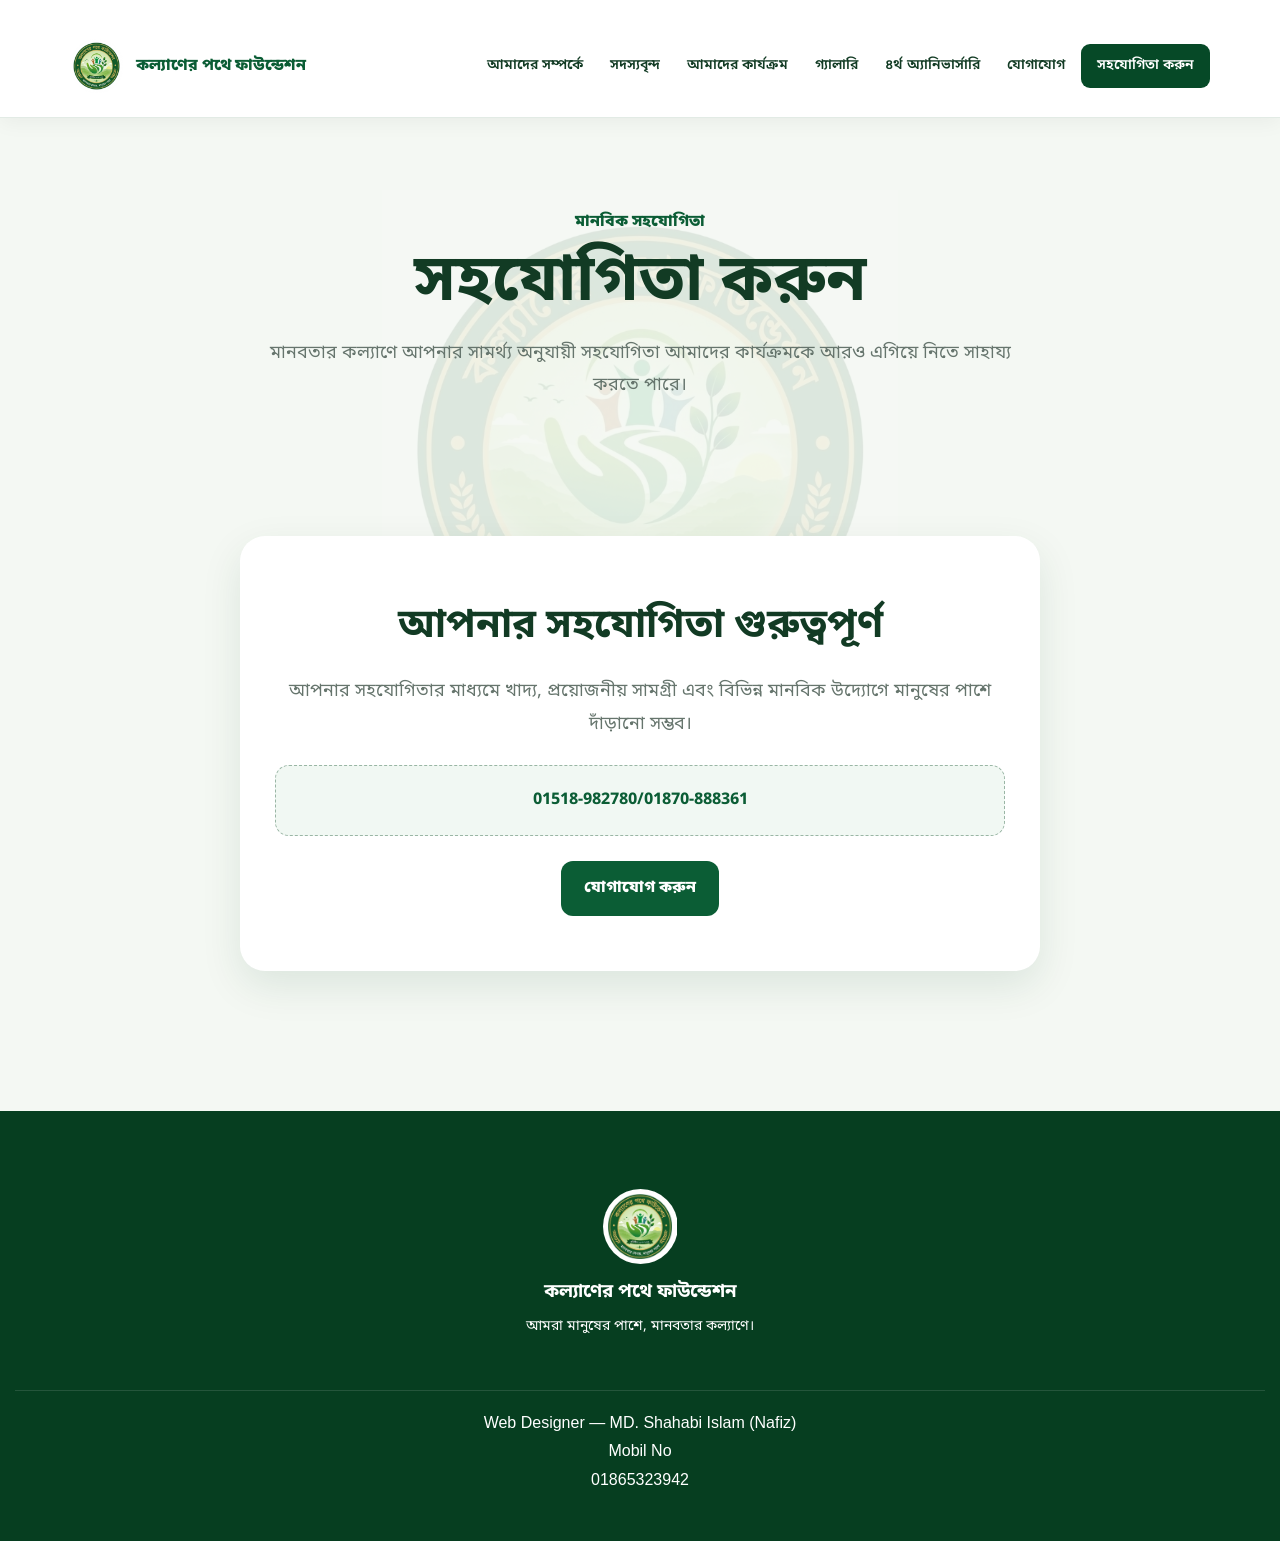
<file: donate.html>
<!DOCTYPE html>
<html lang="bn">
<head>

    <meta charset="UTF-8">

    <meta name="viewport"
          content="width=device-width, initial-scale=1.0">

    <title>সহযোগিতা করুন</title>

    <link rel="stylesheet"
          href="style.css">

</head>

<body>


<header class="header">

    <div class="container nav-box">

        <a href="index.html"
           class="logo-area">

            <img src="logo(2).jpeg"
                 alt="Logo">

            <span>
                কল্যাণের পথে ফাউন্ডেশন
            </span>

        </a>


        <nav>

            

            <a href="about.html">
                আমাদের সম্পর্কে
            </a>
<a href="members.html">সদস্যবৃন্দ</a>
            <a href="activities.html">
                আমাদের কার্যক্রম
            </a>

            <a href="gallery.html">
                গ্যালারি
            </a>

            <a href="anniversary.html">
                ৪র্থ অ্যানিভার্সারি
            </a>

            <a href="contact.html">
                যোগাযোগ
            </a>

            <a href="donate.html"
               class="donate-link active">

                সহযোগিতা করুন

            </a>

        </nav>

    </div>

</header>


<main>


<section class="page-banner">

    <span>
        মানবিক সহযোগিতা
    </span>

    <h1>
        সহযোগিতা করুন
    </h1>

    <p>
        মানবতার কল্যাণে আপনার সামর্থ্য অনুযায়ী
        সহযোগিতা আমাদের কার্যক্রমকে আরও এগিয়ে
        নিতে সাহায্য করতে পারে।
    </p>

</section>


<section class="section">

    <div class="container donate-box">

        <h2>
            আপনার সহযোগিতা গুরুত্বপূর্ণ
        </h2>

        <p>
            আপনার সহযোগিতার মাধ্যমে খাদ্য,
            প্রয়োজনীয় সামগ্রী এবং বিভিন্ন মানবিক
            উদ্যোগে মানুষের পাশে দাঁড়ানো সম্ভব।
        </p>


        <div class="notice">
01518-982780/01870-888361
           
        </div>


        <a href="contact.html"
           class="btn">

            যোগাযোগ করুন

        </a>

    </div>

</section>


</main>


<footer>

    <div class="footer-content">

        <img src="logo(2).jpeg"
             alt="Logo">

        <h3>
            কল্যাণের পথে ফাউন্ডেশন
        </h3>

        <p>
            আমরা মানুষের পাশে,
            মানবতার কল্যাণে।
        </p>

    </div>


    <div class="footer-bottom">

        Web Designer —
        MD. Shahabi Islam (Nafiz)
<center>Mobil No<br>01865323942</center>
    </div>

</footer>

<script src="script.js"></script>
</body>
</html>
</file>
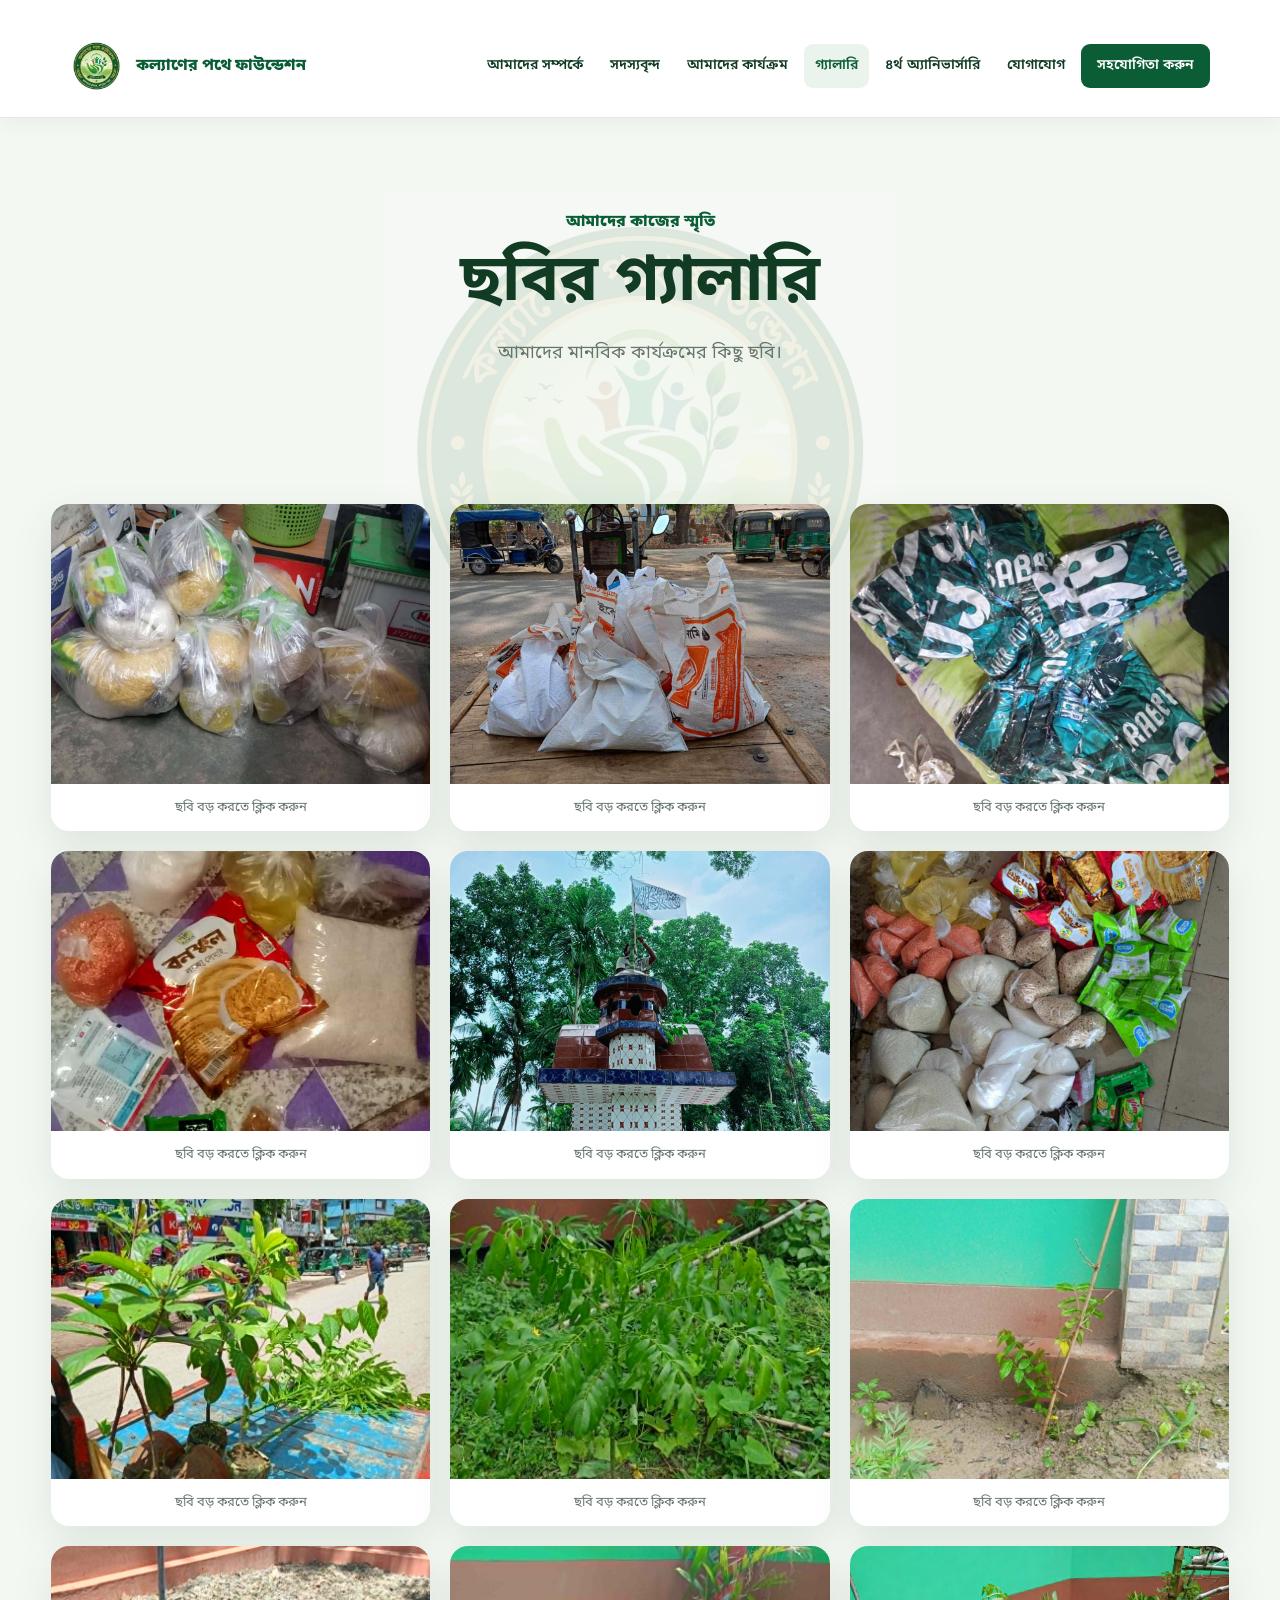
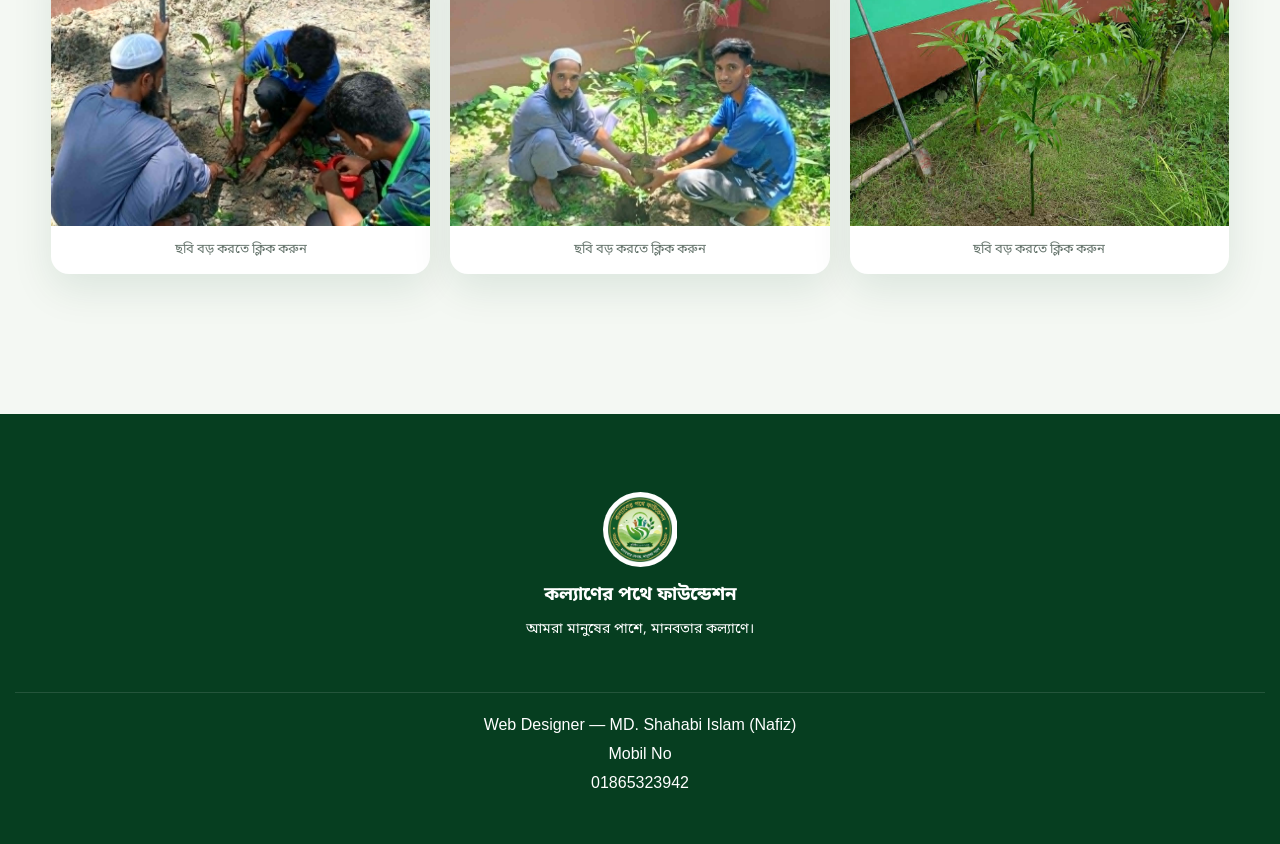
<file: gallery.html>
<!DOCTYPE html>
<html lang="bn">
<head>
    <meta charset="UTF-8">
    <meta name="viewport" content="width=device-width, initial-scale=1.0">

    <title>ছবির গ্যালারি</title>

    <link rel="stylesheet" href="style.css">
</head>

<body>

<header class="header">

    <div class="container nav-box">

        <a href="index.html" class="logo-area">
            <img src="logo(2).jpeg" alt="Logo">
            <span>কল্যাণের পথে ফাউন্ডেশন</span>
        </a>

        <nav>

            

            <a href="about.html">আমাদের সম্পর্কে</a>
<a href="members.html">সদস্যবৃন্দ</a>
            <a href="activities.html">আমাদের কার্যক্রম</a>

            <a href="gallery.html" class="active">
                গ্যালারি
            </a>

            <a href="anniversary.html">
                ৪র্থ অ্যানিভার্সারি
            </a>

            <a href="contact.html">
                যোগাযোগ
            </a>

            <a href="donate.html" class="donate-link">
                সহযোগিতা করুন
            </a>

        </nav>

    </div>

</header>


<main>

<section class="page-banner">

    <span>আমাদের কাজের স্মৃতি</span>

    <h1>ছবির গ্যালারি</h1>

    <p>
        আমাদের মানবিক কার্যক্রমের কিছু ছবি।
    </p>

</section>


<section class="section">

    <div class="container gallery-grid">


        <label class="gallery-item">

            <input type="checkbox">

            <img src="imageshelp-photo-1.jpeg"
                 alt="কার্যক্রমের ছবি">

            <span>
                ছবি বড় করতে ক্লিক করুন
            </span>

        </label>


        <label class="gallery-item">

            <input type="checkbox">

            <img src="imageshelp-photo-2.jpeg"
                 alt="কার্যক্রমের ছবি">

            <span>
                ছবি বড় করতে ক্লিক করুন
            </span>

        </label>


        <label class="gallery-item">

            <input type="checkbox">

            <img src="imageshelp-photo-3.jpeg"
                 alt="কার্যক্রমের ছবি">

            <span>
                ছবি বড় করতে ক্লিক করুন
            </span>

        </label>


        <label class="gallery-item">

            <input type="checkbox">

            <img src="imageshelp-photo-4.jpeg"
                 alt="কার্যক্রমের ছবি">

            <span>
                ছবি বড় করতে ক্লিক করুন
            </span>

        </label>


        <label class="gallery-item">

            <input type="checkbox">

            <img src="imageshelp-photo-5.jpeg"
                 alt="কার্যক্রমের ছবি">

            <span>
                ছবি বড় করতে ক্লিক করুন
            </span>

        </label>


        <label class="gallery-item">

            <input type="checkbox">

            <img src="imageshelp-photo-6.jpeg"
                 alt="কার্যক্রমের ছবি">

            <span>
                ছবি বড় করতে ক্লিক করুন
            </span>

        </label>


        <label class="gallery-item">

            <input type="checkbox">

            <img src="tree2.jpeg"
                 alt="কার্যক্রমের ছবি">

            <span>
                ছবি বড় করতে ক্লিক করুন
            </span>

        </label>
<label class="gallery-item">

            <input type="checkbox">

            <img src="tree1.jpeg"
                 alt="কার্যক্রমের ছবি">

            <span>
                ছবি বড় করতে ক্লিক করুন
            </span>

        </label>
<label class="gallery-item">

            <input type="checkbox">

            <img src="tree3.jpeg"
                 alt="কার্যক্রমের ছবি">

            <span>
                ছবি বড় করতে ক্লিক করুন
            </span>

        </label>

<label class="gallery-item">

            <input type="checkbox">

            <img src="tree5.jpeg"
                 alt="কার্যক্রমের ছবি">

            <span>
                ছবি বড় করতে ক্লিক করুন
            </span>

        </label>
<label class="gallery-item">

            <input type="checkbox">

            <img src="tree6.jpeg"
                 alt="কার্যক্রমের ছবি">

            <span>
                ছবি বড় করতে ক্লিক করুন
            </span>

        </label>
<label class="gallery-item">

            <input type="checkbox">

            <img src="tree7.jpeg"
                 alt="কার্যক্রমের ছবি">

            <span>
                ছবি বড় করতে ক্লিক করুন
            </span>

        </label>


    </div>

</section>

</main>


<footer>

    <div class="footer-content">

        <img src="logo(2).jpeg" alt="Logo">

        <h3>কল্যাণের পথে ফাউন্ডেশন</h3>

        <p>আমরা মানুষের পাশে, মানবতার কল্যাণে।</p>

    </div>

    <div class="footer-bottom">
        Web Designer — MD. Shahabi Islam (Nafiz)
    <center>Mobil No<br>01865323942</center>
    </div>

</footer>
<script src="script.js"></script>
</body>
</html>
</file>
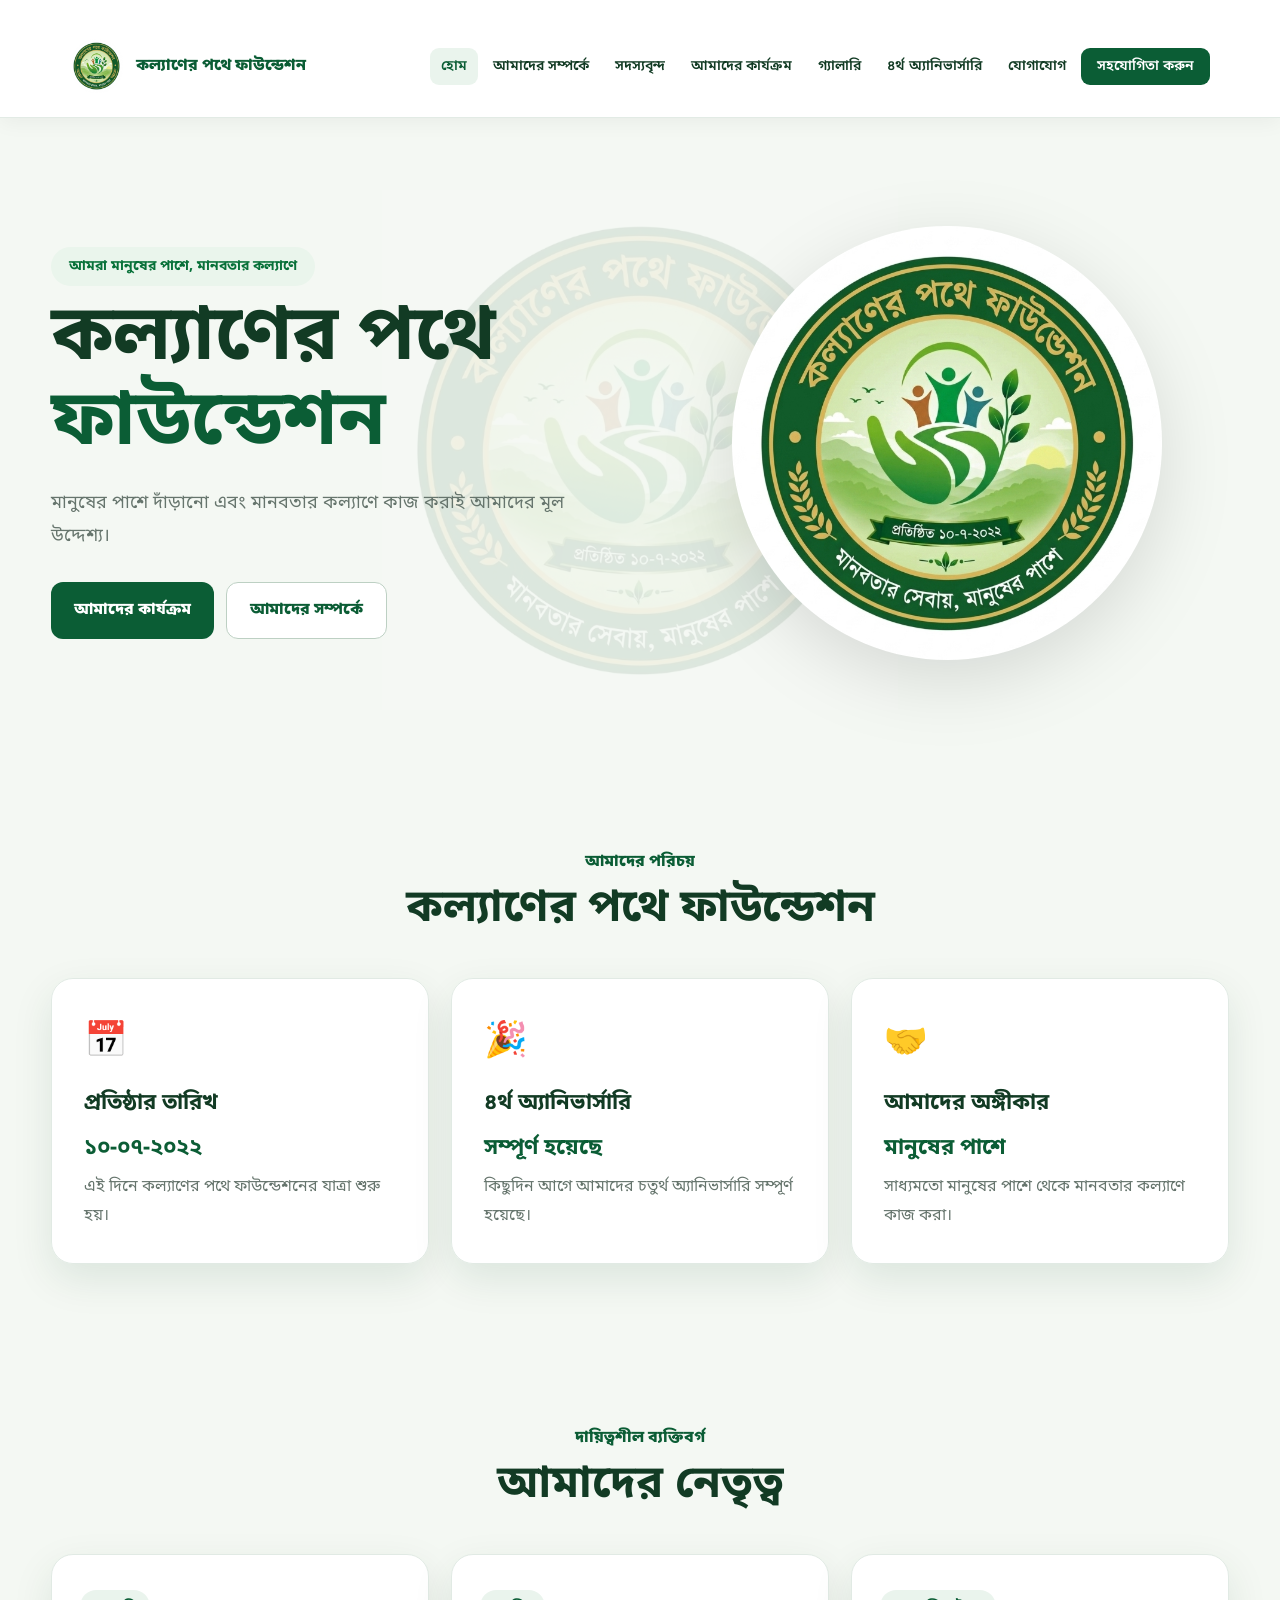
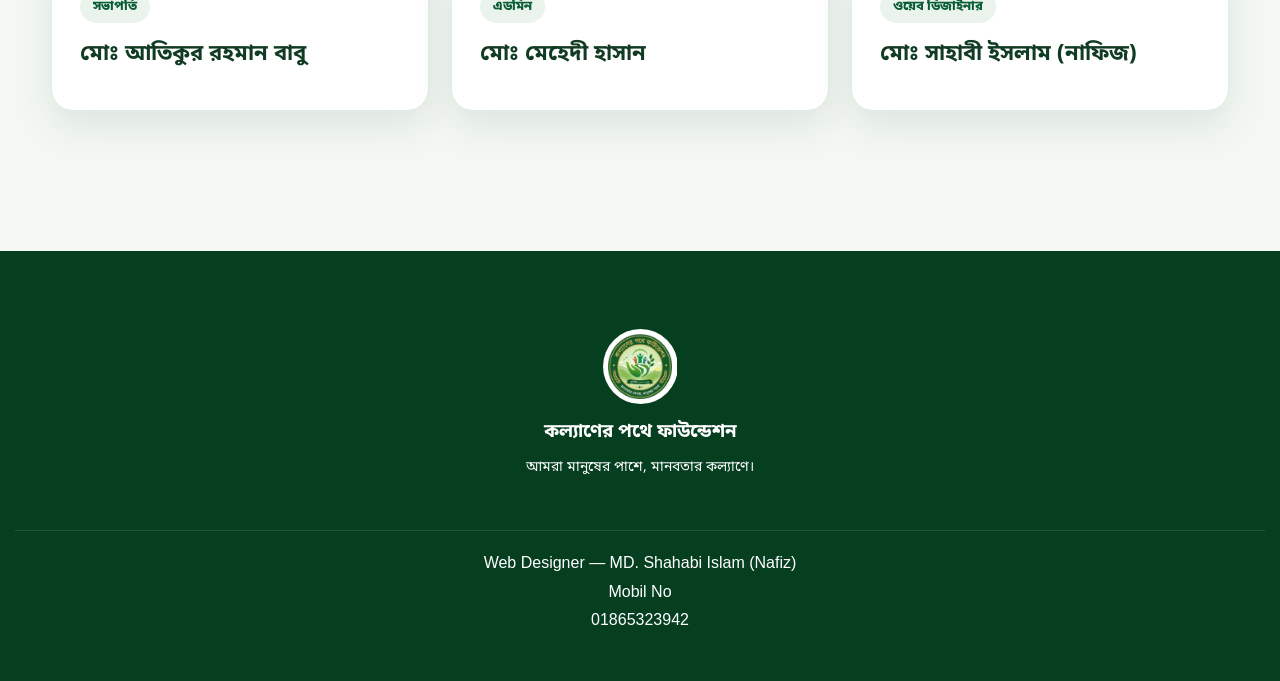
<file: indix.html>
<!DOCTYPE html>
<html lang="bn">
<head>
    <meta charset="UTF-8">
    <meta name="viewport" content="width=device-width, initial-scale=1.0">
    <title>কল্যাণের পথে ফাউন্ডেশন</title>
    <link rel="stylesheet" href="style.css">
</head>

<body>

<header class="header">
    <div class="container nav-box">

        <a href="index.html" class="logo-area">
            <img src="logo(2).jpeg" alt="Logo">
            <span>কল্যাণের পথে ফাউন্ডেশন</span>
        </a>

        <nav>
            <center>
            <a href="index.html" class="active">হোম</a>
            <a href="about.html">আমাদের সম্পর্কে</a>
            <a href="members.html">সদস্যবৃন্দ</a>
            <a href="activities.html">আমাদের কার্যক্রম</a>
            <a href="gallery.html">গ্যালারি</a>
            <a href="anniversary.html">৪র্থ অ্যানিভার্সারি</a>
            <a href="contact.html">যোগাযোগ</a>
            <a href="donate.html" class="donate-link">সহযোগিতা করুন</a>
       </center>
        </nav>

    </div>
</header>


<main>

<section class="home-hero">

    <div class="container hero-content">

        <div class="hero-text">

            <span class="small-title">
                আমরা মানুষের পাশে, মানবতার কল্যাণে
            </span>

            <h1>
                কল্যাণের পথে
                <br>
                <strong>ফাউন্ডেশন</strong>
            </h1>

            <p>
                মানুষের পাশে দাঁড়ানো এবং মানবতার কল্যাণে
                কাজ করাই আমাদের মূল উদ্দেশ্য।
            </p>

            <div class="buttons">
                <a href="activities.html" class="btn">
                    আমাদের কার্যক্রম
                </a>

                <a href="about.html" class="btn btn-white">
                    আমাদের সম্পর্কে
                </a>
            </div>

        </div>


        <div class="hero-logo">
            <img src="logo(2).jpeg" alt="ফাউন্ডেশন লোগো">
        </div>

    </div>

</section>


<section class="section">

    <div class="container">

        <div class="section-title">
            <span>আমাদের পরিচয়</span>
            <h2>কল্যাণের পথে ফাউন্ডেশন</h2>
        </div>


        <div class="card-grid">

            <div class="card">

                <div class="card-icon">📅</div>

                <h3>প্রতিষ্ঠার তারিখ</h3>

                <strong>১০-০৭-২০২২</strong>

                <p>
                    এই দিনে কল্যাণের পথে ফাউন্ডেশনের
                    যাত্রা শুরু হয়।
                </p>

            </div>


            <div class="card">

                <div class="card-icon">🎉</div>

                <h3>৪র্থ অ্যানিভার্সারি</h3>

                <strong>সম্পূর্ণ হয়েছে</strong>

                <p>
                    কিছুদিন আগে আমাদের চতুর্থ
                    অ্যানিভার্সারি সম্পূর্ণ হয়েছে।
                </p>

            </div>


            <div class="card">

                <div class="card-icon">🤝</div>

                <h3>আমাদের অঙ্গীকার</h3>

                <strong>মানুষের পাশে</strong>

                <p>
                    সাধ্যমতো মানুষের পাশে থেকে
                    মানবতার কল্যাণে কাজ করা।
                </p>

            </div>

        </div>

    </div>

</section>


<section class="section">

    <div class="container">

        <div class="section-title">
            <span>দায়িত্বশীল ব্যক্তিবর্গ</span>
            <h2>আমাদের নেতৃত্ব</h2>
        </div>


        <div class="leader-grid">

            <div class="leader-card">
                <span>সভাপতি</span>
                <h3>মোঃ আতিকুর রহমান বাবু</h3>
            </div>


            <div class="leader-card">
                <span>এডমিন</span>
                <h3>মোঃ মেহেদী হাসান</h3>
            </div>


            <div class="leader-card">
                <span>ওয়েব ডিজাইনার</span>
                <h3>মোঃ সাহাবী ইসলাম (নাফিজ)</h3>
            </div>

        </div>

    </div>

</section>

</main>


<footer>

    <div class="footer-content">

        <img src="logo(2).jpeg" alt="Logo">

        <h3>কল্যাণের পথে ফাউন্ডেশন</h3>

        <p>
            আমরা মানুষের পাশে, মানবতার কল্যাণে।
        </p>

    </div>

    <div class="footer-bottom">
        Web Designer — MD. Shahabi Islam (Nafiz)
   <center>Mobil No<br>01865323942</center>
    </div>

</footer>
<script src="script.js"></script>
</body>
</html>
</file>
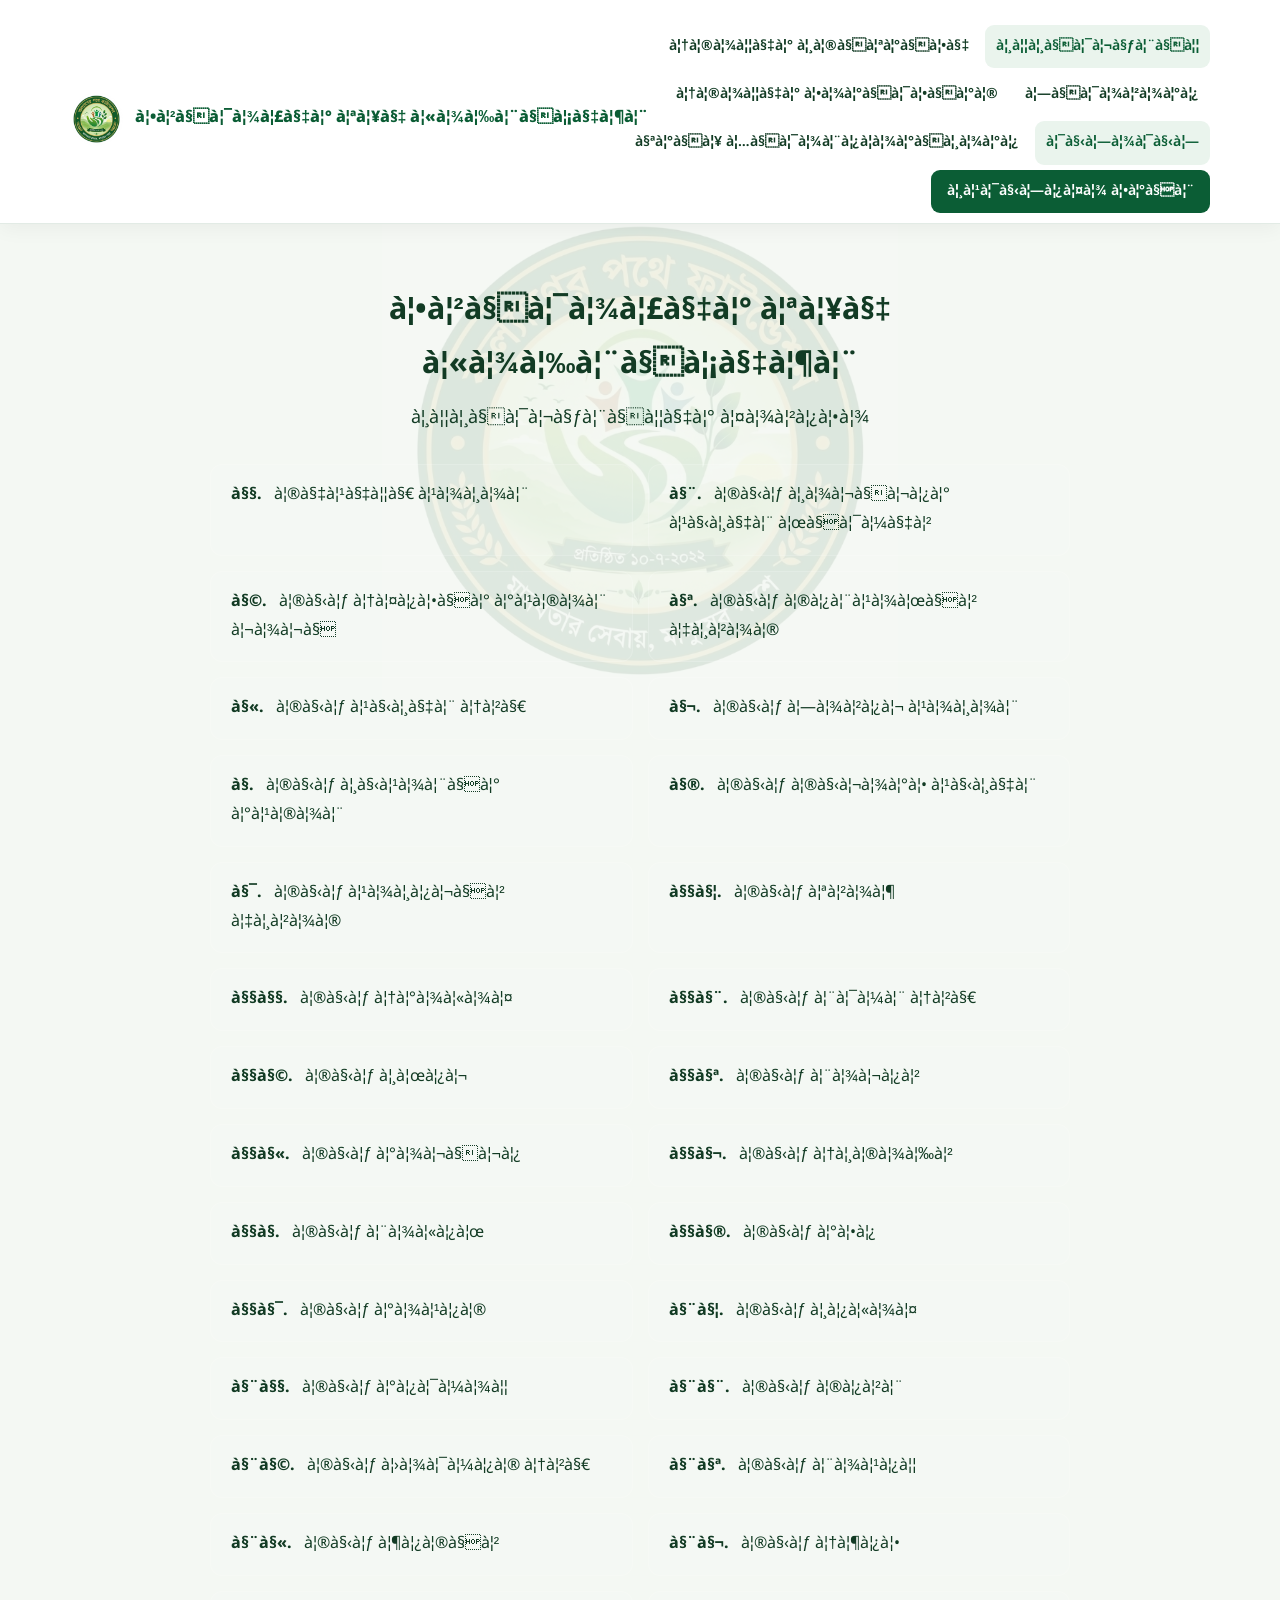
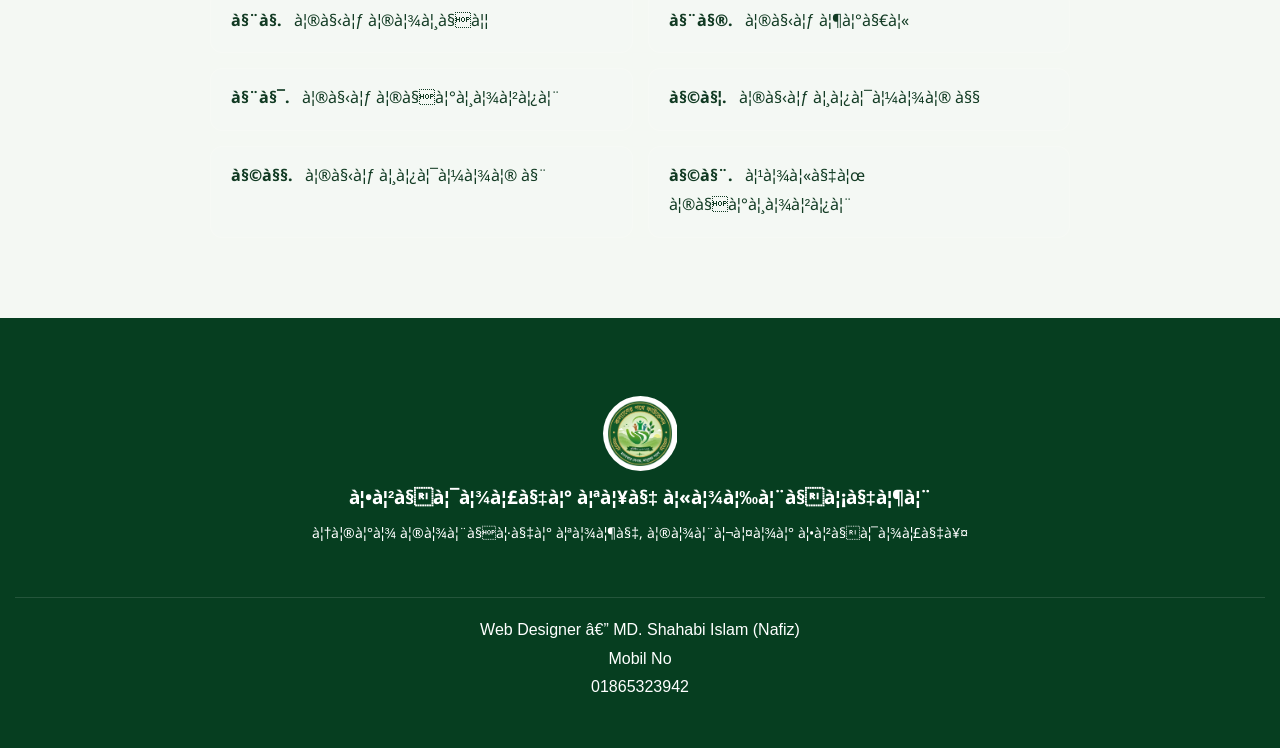
<file: members.html>
<!DOCTYPE html>
<html lang="bn">
<head>
    <header class="header">

    <div class="container nav-box">

        <a href="index.html"
           class="logo-area">

            <img src="logo(2).jpeg"
                 alt="Logo">

            <span>
                কল্যাণের পথে ফাউন্ডেশন
            </span>

        </a>


        <nav>

            
            </a>

            <a href="about.html">
                আমাদের সম্পর্কে
            </a>
<a href="members.html">সদস্যবৃন্দ</a>
            <a href="activities.html">
                আমাদের কার্যক্রম
            </a>

            <a href="gallery.html">
                গ্যালারি
            </a>

            <a href="anniversary.html">
                ৪র্থ অ্যানিভার্সারি
            </a>

            <a href="contact.html"
               class="active">

                যোগাযোগ

            </a>

            <a href="donate.html"
               class="donate-link">

                সহযোগিতা করুন

            </a>

        </nav>

    </div>

</header>

    <meta charset="UTF-8">
    <meta name="viewport" content="width=device-width, initial-scale=1.0">

    <title>সদস্যবৃন্দ | কল্যাণের পথে ফাউন্ডেশন</title>

    <link rel="stylesheet" href="style.css">

    <style>
        .members-page {
            max-width: 900px;
            margin: 40px auto;
            padding: 20px;
        }

        .members-title {
            text-align: center;
            margin-bottom: 30px;
        }

        .members-title h1 {
            font-size: 30px;
            margin-bottom: 10px;
        }

        .members-title p {
            font-size: 18px;
        }

        .members-list {
            display: grid;
            grid-template-columns: repeat(2, 1fr);
            gap: 15px;
        }

        .member-card {
            padding: 16px 20px;
            border-radius: 12px;
            background: rgba(255, 255, 255, 0.08);
            border: 1px solid rgba(255, 255, 255, 0.15);
            transition: 0.3s ease;
        }

        .member-card:hover {
            transform: translateY(-4px);
        }

        .member-number {
            font-weight: bold;
            margin-right: 8px;
        }

        @media (max-width: 600px) {
            .members-page {
                margin: 20px auto;
                padding: 15px;
            }

            .members-title h1 {
                font-size: 23px;
            }

            .members-list {
                grid-template-columns: 1fr;
            }

            .member-card {
                padding: 14px 16px;
            }
        }
    </style>
</head>

<body>
    

    <main class="members-page">

        <div class="members-title">
            <h1>কল্যাণের পথে ফাউন্ডেশন</h1>
            <p>সদস্যবৃন্দের তালিকা</p>
        </div>

        <div class="members-list">

            <div class="member-card"><span class="member-number">১.</span> মেহেদী হাসান</div>

            <div class="member-card"><span class="member-number">২.</span> মোঃ সাব্বির হোসেন জুয়েল</div>

            <div class="member-card"><span class="member-number">৩.</span> মোঃ আতিকুর রহমান বাবু</div>

            <div class="member-card"><span class="member-number">৪.</span> মোঃ মিনহাজুল ইসলাম</div>

            <div class="member-card"><span class="member-number">৫.</span> মোঃ হোসেন আলী</div>

            <div class="member-card"><span class="member-number">৬.</span> মোঃ গালিব হাসান</div>

            <div class="member-card"><span class="member-number">৭.</span> মোঃ সোহানুর রহমান</div>

            <div class="member-card"><span class="member-number">৮.</span> মোঃ মোবারক হোসেন</div>

            <div class="member-card"><span class="member-number">৯.</span> মোঃ হাসিবুল ইসলাম</div>

            <div class="member-card"><span class="member-number">১০.</span> মোঃ পলাশ</div>

            <div class="member-card"><span class="member-number">১১.</span> মোঃ আরাফাত</div>

            <div class="member-card"><span class="member-number">১২.</span> মোঃ নয়ন আলী</div>

            <div class="member-card"><span class="member-number">১৩.</span> মোঃ সজিব</div>

            <div class="member-card"><span class="member-number">১৪.</span> মোঃ নাবিল</div>

            <div class="member-card"><span class="member-number">১৫.</span> মোঃ রাব্বি</div>

            <div class="member-card"><span class="member-number">১৬.</span> মোঃ আসমাউল</div>

            <div class="member-card"><span class="member-number">১৭.</span> মোঃ নাফিজ</div>

            <div class="member-card"><span class="member-number">১৮.</span> মোঃ রকি</div>

            <div class="member-card"><span class="member-number">১৯.</span> মোঃ রাহিম</div>

            <div class="member-card"><span class="member-number">২০.</span> মোঃ সিফাত</div>

            <div class="member-card"><span class="member-number">২১.</span> মোঃ রিয়াদ</div>

            <div class="member-card"><span class="member-number">২২.</span> মোঃ মিলন </div>

            <div class="member-card"><span class="member-number">২৩.</span> মোঃ ছায়িম আলী</div>

            <div class="member-card"><span class="member-number">২৪.</span> মোঃ নাহিদ</div>

            <div class="member-card"><span class="member-number">২৫.</span> মোঃ শিমুল</div>

            <div class="member-card"><span class="member-number">২৬.</span> মোঃ আশিক</div>

            <div class="member-card"><span class="member-number">২৭.</span> মোঃ মাসুদ</div>

            <div class="member-card"><span class="member-number">২৮.</span> মোঃ শরীফ</div>

            <div class="member-card"><span class="member-number">২৯.</span> মোঃ মুরসালিন</div>

            <div class="member-card"><span class="member-number">৩০.</span> মোঃ সিয়াম ১</div>

            <div class="member-card"><span class="member-number">৩১.</span> মোঃ সিয়াম ২</div>
            
            <div class="member-card"><span class="member-number">৩২.</span> হাফেজ মুরসালিন</div>
        </div>

    </main>
<footer>

    <div class="footer-content">

        <img src="logo(2).jpeg" alt="Logo">

        <h3>কল্যাণের পথে ফাউন্ডেশন</h3>

        <p>
            আমরা মানুষের পাশে, মানবতার কল্যাণে।
        </p>

    </div>

    <div class="footer-bottom">
        Web Designer — MD. Shahabi Islam (Nafiz)
    <center>Mobil No<br>01865323942</center>
    </div>

</footer>
<script src="script.js"></script>
</body>
</html>
</file>
<file: style.css>
@import url('https://fonts.googleapis.com/css2?family=Noto+Sans+Bengali:wght@400;500;600;700;800&display=swap');


:root {

    --green: #0b5d35;
    --green-dark: #064927;
    --green-light: #eaf4ed;

    --gold: #d5a928;

    --dark: #123025;
    --text: #31463b;
    --muted: #66756d;

    --white: #ffffff;

    --background: #f6f9f6;

    --shadow:
        0 15px 40px rgba(8,64,38,.10);

}


* {

    margin: 0;
    padding: 0;

    box-sizing: border-box;

}


html {

    scroll-behavior: smooth;

}


body {

    font-family:
        'Noto Sans Bengali',
        Arial,
        sans-serif;

    background: var(--background);

    color: var(--dark);

    line-height: 1.8;

}


/* Background logo */

body::before {

    content: "";

    position: fixed;

    inset: 0;

    background-image:

        linear-gradient(
            rgba(246,249,246,.95),
            rgba(246,249,246,.95)
        ),

        url("images/logo.jpg");

    background-repeat: no-repeat;

    background-position: center;

    background-size: 500px;

    z-index: -1;

    pointer-events: none;

}


img {

    max-width: 100%;

    display: block;

}


a {

    text-decoration: none;

    color: inherit;

}


.container {

    width: 92%;

    max-width: 1180px;

    margin: auto;

}


/* ================= HEADER ================= */

.header {

    position: sticky;

    top: 0;

    z-index: 999;

    background: rgba(255,255,255,.97);

    border-bottom:
        1px solid #e2ebe5;

    box-shadow:
        0 4px 20px rgba(0,0,0,.05);

}


.nav-box {

    min-height: 82px;

    display: flex;

    align-items: center;

    justify-content: space-between;

    gap: 20px;

}


.logo-area {

    display: flex;

    align-items: center;

    gap: 12px;

    color: var(--green);

    font-weight: 800;

    white-space: nowrap;

}


.logo-area img {

    width: 54px;

    height: 54px;

    object-fit: contain;

    border-radius: 50%;

}


/* Navigation */

nav {

    display: flex;

    align-items: center;

    justify-content: flex-end;

    gap: 5px;

    flex-wrap: wrap;

}


nav a {

    font-size: 14px;

    font-weight: 600;

    padding: 9px 11px;

    border-radius: 9px;

    transition: .2s;

}


nav a:hover,

nav a.active {

    color: var(--green);

    background:
        var(--green-light);

}


nav a.donate-link {

    background: var(--green);

    color: white;

    padding-left: 16px;

    padding-right: 16px;

}


nav a.donate-link:hover,

nav a.donate-link.active {

    background: var(--green-dark);

    color: white;

}


/* ================= HOME ================= */

.home-hero {

    min-height: 650px;

    display: flex;

    align-items: center;

}


.hero-content {

    display: grid;

    grid-template-columns: 1fr 1fr;

    gap: 50px;

    align-items: center;

}


.small-title {

    display: inline-block;

    color: var(--green);

    font-weight: 800;

    margin-bottom: 12px;

}


.hero-text h1 {

    font-size:
        clamp(45px,6vw,78px);

    line-height: 1.1;

    margin-bottom: 20px;

}


.hero-text h1 strong {

    color: var(--green);

}


.hero-text p {

    max-width: 650px;

    font-size: 18px;

    color: var(--muted);

}


.buttons {

    display: flex;

    gap: 12px;

    flex-wrap: wrap;

    margin-top: 30px;

}


.btn {

    display: inline-flex;

    align-items: center;

    justify-content: center;

    padding: 13px 23px;

    border-radius: 12px;

    background: var(--green);

    color: white;

    font-weight: 800;

    transition: .2s;

}


.btn:hover {

    background: var(--green-dark);

    transform: translateY(-2px);

}


.btn-white {

    background: white;

    color: var(--green);

    border: 1px solid #bdd0c3;

}


.btn-white:hover {

    background: var(--green-light);

}


.hero-logo {

    display: flex;

    justify-content: center;

    align-items: center;

}


.hero-logo img {

    width: min(430px,80%);

    border-radius: 50%;

    filter:
        drop-shadow(
            0 20px 35px
            rgba(0,0,0,.12)
        );

}


/* ================= SECTION ================= */

.section {

    padding: 80px 0;

}


.section-title {

    text-align: center;

    margin-bottom: 40px;

}


.section-title span {

    color: var(--green);

    font-weight: 800;

}


.section-title h2 {

    font-size:
        clamp(30px,4vw,45px);

    line-height: 1.25;

    margin-top: 5px;

}


/* ================= CARDS ================= */

.card-grid {

    display: grid;

    grid-template-columns:
        repeat(3,1fr);

    gap: 22px;

}


.card {

    background: rgba(255,255,255,.95);

    border: 1px solid #e1eae4;

    border-radius: 22px;

    padding: 32px;

    box-shadow: var(--shadow);

}


.card-icon {

    font-size: 35px;

    margin-bottom: 10px;

}


.card h3 {

    font-size: 22px;

}


.card strong {

    display: block;

    font-size: 22px;

    color: var(--green);

    margin: 5px 0;

}


.card p {

    color: var(--muted);

}


/* ================= LEADER ================= */

.leader-grid {

    display: grid;

    grid-template-columns:
        repeat(3,1fr);

    gap: 22px;

}


.leader-card {

    background: white;

    border-radius: 22px;

    padding: 35px 28px;

    box-shadow: var(--shadow);

    border: 1px solid #e1eae4;

}


.leader-card span {

    display: inline-block;

    background: var(--green-light);

    color: var(--green);

    padding: 5px 13px;

    border-radius: 30px;

    font-size: 13px;

    font-weight: 800;

    margin-bottom: 12px;

}


.leader-card h3 {

    font-size: 22px;

}


/* ================= PAGE BANNER ================= */

.page-banner {

    text-align: center;

    padding: 90px 20px 55px;

}


.page-banner span {

    color: var(--green);

    font-weight: 800;

}


.page-banner h1 {

    font-size:
        clamp(40px,6vw,65px);

    line-height: 1.15;

    margin: 10px 0 15px;

}


.page-banner p {

    max-width: 750px;

    margin: auto;

    color: var(--muted);

    font-size: 18px;

}


/* ================= ABOUT ================= */

.about-grid {

    display: grid;

    grid-template-columns:
        1.2fr .8fr;

    gap: 35px;

    align-items: stretch;

}


.about-text {

    background: white;

    padding: 40px;

    border-radius: 24px;

    box-shadow: var(--shadow);

}


.about-text h2 {

    font-size: 38px;

    line-height: 1.3;

    margin-bottom: 18px;

}


.about-text p {

    color: var(--muted);

    margin-bottom: 15px;

}


.quote-box {

    background:
        linear-gradient(
            135deg,
            #0b5d35,
            #14824b
        );

    color: white;

    border-radius: 24px;

    padding: 40px;

    display: flex;

    flex-direction: column;

    justify-content: center;

    box-shadow: var(--shadow);

}


.quote {

    font-size: 75px;

    color: var(--gold);

    line-height: 1;

}


.quote-box h2 {

    font-size: 30px;

    line-height: 1.4;

}


.info-grid {

    display: grid;

    grid-template-columns:
        repeat(3,1fr);

    gap: 20px;

}


.info-box {

    background: white;

    border-radius: 20px;

    padding: 30px;

    text-align: center;

    box-shadow: var(--shadow);

}


.info-box h3 {

    font-size: 30px;

    color: var(--green);

}


.info-box p {

    color: var(--muted);

}


/* ================= ACTIVITIES ================= */

.activity-grid {

    display: grid;

    grid-template-columns:
        repeat(2,1fr);

    gap: 25px;

}


.activity-card {

    background: white;

    border-radius: 22px;

    overflow: hidden;

    box-shadow: var(--shadow);

    border: 1px solid #e1eae4;

}


.activity-card img {

    width: 100%;

    height: 330px;

    object-fit: cover;

}


.activity-card div {

    padding: 25px;

}


.activity-card span {

    color: var(--green);

    font-weight: 800;

    font-size: 13px;

}


.activity-card h2 {

    font-size: 24px;

    line-height: 1.4;

    margin: 5px 0;

}


.activity-card p {

    color: var(--muted);

}


/* ================= GALLERY ================= */

.gallery-grid {

    display: grid;

    grid-template-columns:
        repeat(3,1fr);

    gap: 20px;

}


.gallery-item {

    background: white;

    border-radius: 18px;

    overflow: hidden;

    box-shadow: var(--shadow);

    cursor: pointer;

}


.gallery-item input {

    display: none;

}


.gallery-item img {

    width: 100%;

    height: 280px;

    object-fit: cover;

    transition: .3s;

}


.gallery-item:hover img {

    transform: scale(1.04);

}


.gallery-item span {

    display: block;

    padding: 12px;

    text-align: center;

    color: var(--muted);

    font-size: 13px;

}


/* CSS ONLY image zoom */

.gallery-item:has(input:checked) {

    position: fixed;

    inset: 0;

    z-index: 10000;

    background:
        rgba(0,0,0,.92);

    display: flex;

    align-items: center;

    justify-content: center;

    padding: 30px;

}


.gallery-item:has(input:checked) img {

    width: auto;

    max-width: 95vw;

    height: auto;

    max-height: 90vh;

    object-fit: contain;

}


.gallery-item:has(input:checked) span {

    position: absolute;

    bottom: 10px;

    color: white;

}


/* ================= ANNIVERSARY ================= */

.anniversary-section {

    padding: 90px 0;

}


.anniversary-content {

    display: grid;

    grid-template-columns:
        350px 1fr;

    align-items: center;

    gap: 60px;

}


.anniversary-logo img {

    width: 100%;

    border-radius: 50%;

    box-shadow: var(--shadow);

}


.anniversary-content h1 {

    font-size:
        clamp(42px,5vw,68px);

    line-height: 1.15;

    margin: 10px 0 20px;

}


.anniversary-content p {

    font-size: 20px;

    color: var(--muted);

}


.timeline {

    display: grid;

    grid-template-columns:
        repeat(3,1fr);

    gap: 22px;

}


.timeline-card {

    background: white;

    border-left: 5px solid var(--green);

    padding: 30px;

    box-shadow: var(--shadow);

}


.timeline-card strong {

    color: var(--green);

    font-size: 20px;

}


.timeline-card h2 {

    margin: 8px 0;

}


.timeline-card p {

    color: var(--muted);

}


/* ================= CONTACT ================= */

.contact-grid {

    display: grid;

    grid-template-columns:
        repeat(3,1fr);

    gap: 22px;

}


.contact-card {

    background: white;

    padding: 32px;

    border-radius: 22px;

    box-shadow: var(--shadow);

}


.contact-card span {

    display: inline-block;

    background: var(--green-light);

    color: var(--green);

    padding: 5px 13px;

    border-radius: 30px;

    font-size: 13px;

    font-weight: 800;

}


.contact-card h2 {

    font-size: 23px;

    line-height: 1.4;

    margin: 15px 0 8px;

}


.contact-card p {

    color: var(--muted);

}


/* ================= DONATE ================= */

.donate-box {

    max-width: 800px;

    margin: auto;

    text-align: center;

    background: white;

    padding: 55px 35px;

    border-radius: 25px;

    box-shadow: var(--shadow);

}


.donate-box h2 {

    font-size: 40px;

    margin-bottom: 12px;

}


.donate-box p {

    color: var(--muted);

    font-size: 18px;

}


.notice {

    margin: 25px 0;

    padding: 20px;

    border: 1px dashed #9ab6a5;

    border-radius: 14px;

    background: #f1f8f3;

    color: var(--green);

    font-weight: 700;

}


/* ================= FOOTER ================= */

footer {

    background: #082f1d;

    color: #dce9e1;

    margin-top: 30px;

}


.footer-content {

    text-align: center;

    padding: 50px 20px;

}


.footer-content img {

    width: 75px;

    height: 75px;

    object-fit: contain;

    border-radius: 50%;

    margin: auto auto 12px;

}


.footer-content h3 {

    color: white;

    margin-bottom: 5px;

}


.footer-bottom {

    text-align: center;

    border-top:
        1px solid
        rgba(255,255,255,.12);

    padding: 18px;

    font-family: Arial, sans-serif;

}


/* ================= MOBILE ================= */

@media(max-width:1000px) {

    .nav-box {

        flex-direction: column;

        padding: 15px 0;

    }


    nav {

        justify-content: center;

    }


    .hero-content {

        grid-template-columns: 1fr;

        text-align: center;

    }


    .hero-text p {

        margin: auto;

    }


    .buttons {

        justify-content: center;

    }


    .hero-logo {

        order: -1;

    }


    .card-grid,

    .leader-grid,

    .info-grid,

    .contact-grid,

    .timeline {

        grid-template-columns:
            1fr 1fr;

    }


    .about-grid,

    .anniversary-content {

        grid-template-columns: 1fr;

    }


    .anniversary-logo {

        max-width: 330px;

        margin: auto;

    }

}


@media(max-width:650px) {

    .logo-area span {

        font-size: 14px;

    }


    nav a {

        font-size: 12px;

        padding: 7px 8px;

    }


    .home-hero {

        padding: 50px 0;

    }


    .hero-text h1 {

        font-size: 45px;

    }


    .section {

        padding: 55px 0;

    }


    .card-grid,

    .leader-grid,

    .info-grid,

    .contact-grid,

    .timeline,

    .activity-grid,

    .gallery-grid {

        grid-template-columns: 1fr;

    }


    .about-text {

        padding: 28px;

    }


    .about-text h2 {

        font-size: 30px;

    }


    .activity-card img {

        height: 250px;

    }


    .page-banner {

        padding-top: 60px;

    }


    .page-banner h1 {

        font-size: 42px;

    }


    .donate-box {

        padding: 35px 20px;

    }


    .donate-box h2 {

        font-size: 30px;

    }

}













/* ================================
   BASIC SETUP
================================ */

* {
    margin: 0;
    padding: 0;
    box-sizing: border-box;
}

html {
    scroll-behavior: smooth;
}

body {
    font-family: "Noto Sans Bengali", "SolaimanLipi", Arial, sans-serif;
    background: #f4f8f3;
    color: #123b24;
    min-height: 100vh;
    overflow-x: hidden;
}


/* ================================
   BACKGROUND LOGO
================================ */

.background-logo {
    position: fixed;

    width: 650px;
    height: 650px;

    left: 50%;
    top: 52%;

    transform: translate(-50%, -50%);

    background-image: url("logo.jpg");
    background-size: contain;
    background-repeat: no-repeat;
    background-position: center;

    opacity: 0.075;

    z-index: -1;

    pointer-events: none;
}


/* ================================
   HEADER
================================ */

.header {
    width: 100%;
    padding: 25px 20px 10px;

    display: flex;
    flex-direction: column;
    align-items: center;
    justify-content: center;

    text-align: center;
}


/* Logo */

.logo-box {
    width: 115px;
    height: 115px;

    border-radius: 50%;

    overflow: hidden;

    background: white;

    border: 4px solid #0b6835;

    box-shadow:
        0 8px 25px rgba(0, 80, 40, 0.18);
}

.logo-box img {
    width: 100%;
    height: 100%;

    object-fit: cover;
}


/* Title */

.title-box h1 {
    margin-top: 14px;

    font-size: 31px;

    color: #075d2d;

    font-weight: 800;
}

.title-box p {
    margin-top: 7px;

    color: #e38b00;

    font-size: 16px;

    font-weight: 600;
}


/* ================================
   CIRCULAR MENU
================================ */

.circle-menu {

    width: min(94vw, 720px);
    height: 285px;

    margin: 18px auto 0;

    position: relative;

    display: flex;
    justify-content: center;
    align-items: center;
}


/* Middle Circle */

.circle-menu::before {

    content: "মানবতা";

    position: absolute;

    left: 50%;
    top: 50%;

    transform: translate(-50%, -50%);

    width: 92px;
    height: 92px;

    border-radius: 50%;

    background: rgba(7, 93, 45, 0.95);

    border: 5px solid #e5a527;

    color: white;

    display: flex;
    align-items: center;
    justify-content: center;

    font-size: 20px;
    font-weight: 800;

    box-shadow: 0 8px 25px rgba(0, 70, 35, 0.25);

    z-index: 1;
}


/* Menu Button */

.menu-item {

    position: absolute;

    width: 115px;
    min-height: 72px;

    padding: 9px 7px;

    border-radius: 22px;

    text-decoration: none;

    text-align: center;

    background: rgba(255, 255, 255, 0.94);

    color: #075d2d;

    border: 2px solid #0b6835;

    box-shadow:
        0 6px 18px rgba(0, 80, 40, 0.15);

    display: flex;
    flex-direction: column;

    align-items: center;
    justify-content: center;

    font-size: 13px;
    font-weight: 700;

    transition: 0.3s ease;
}

.menu-item span {

    display: block;

    font-size: 24px;

    margin-bottom: 3px;

    color: #e4930b;
}


/* Hover */

.menu-item:hover {

    background: #075d2d;

    color: white;

    transform: scale(1.08);
}

.menu-item:hover span {
    color: #ffd36a;
}


/* ================================
   MENU POSITIONS
================================ */

.item-home {
    top: 5px;
    left: 50%;

    transform: translateX(-50%);
}

.item-about {
    top: 62px;
    left: 5%;
}

.item-work {
    bottom: 12px;
    left: 17%;
}

.item-gallery {
    top: 62px;
    right: 5%;
}

.item-contact {
    bottom: 12px;
    right: 17%;
}

.item-donate {
    top: 112px;
    left: 50%;

    transform: translateX(-50%);
}


/* Keep transform on hover */

.item-home:hover,
.item-donate:hover {
    transform: translateX(-50%) scale(1.08);
}


/* ================================
   HOME CONTENT
================================ */

.home-content {

    width: 92%;

    max-width: 1100px;

    margin: 10px auto 60px;

    text-align: center;
}


/* ================================
   WELCOME CARD
================================ */

.welcome-card {

    max-width: 850px;

    margin: 0 auto;

    padding: 40px 25px;

    background: rgba(255, 255, 255, 0.91);

    border-radius: 30px;

    border: 1px solid rgba(7, 93, 45, 0.15);

    box-shadow:
        0 15px 45px rgba(0, 70, 35, 0.12);
}

.small-title {

    display: inline-block;

    padding: 7px 18px;

    border-radius: 50px;

    background: #eaf5ec;

    color: #087139;

    font-size: 14px;

    font-weight: 700;
}

.welcome-card h2 {

    margin-top: 17px;

    font-size: 34px;

    line-height: 1.5;

    color: #075d2d;
}

.welcome-card p {

    max-width: 700px;

    margin: 16px auto;

    font-size: 17px;

    line-height: 1.9;

    color: #52665a;
}


/* Main Button */

.main-button {

    display: inline-block;

    margin-top: 15px;

    padding: 13px 28px;

    border-radius: 50px;

    background: #075d2d;

    color: white;

    text-decoration: none;

    font-weight: 700;

    transition: 0.3s;
}

.main-button:hover {

    background: #e4930b;

    transform: translateY(-3px);
}


/* ================================
   INFORMATION CARDS
================================ */

.info-section {

    display: grid;

    grid-template-columns:
        repeat(3, 1fr);

    gap: 20px;

    margin-top: 30px;
}

.info-card {

    background: rgba(255, 255, 255, 0.93);

    padding: 28px 15px;

    border-radius: 25px;

    border: 1px solid #dcebdd;

    box-shadow:
        0 8px 25px rgba(0, 70, 35, 0.08);

    transition: 0.3s;
}

.info-card:hover {

    transform: translateY(-6px);

    box-shadow:
        0 15px 30px rgba(0, 70, 35, 0.14);
}

.info-icon {

    font-size: 32px;

    margin-bottom: 10px;
}

.info-card h3 {

    color: #075d2d;

    font-size: 18px;
}

.info-card p {

    margin-top: 8px;

    color: #68786d;

    font-size: 15px;
}


/* ================================
   FOUNDATION INFO
================================ */

.foundation-info {

    margin-top: 35px;

    padding: 35px 25px;

    background: rgba(7, 93, 45, 0.94);

    color: white;

    border-radius: 28px;

    box-shadow:
        0 12px 35px rgba(0, 70, 35, 0.15);
}

.foundation-info h2 {

    font-size: 28px;

    margin-bottom: 13px;

    color: #ffd36a;
}

.foundation-info p {

    max-width: 850px;

    margin: auto;

    line-height: 1.9;

    font-size: 16px;
}


/* ================================
   TEAM
================================ */

.team-section {

    margin-top: 40px;
}

.team-section > h2 {

    font-size: 28px;

    color: #075d2d;

    margin-bottom: 20px;
}

.team-container {

    display: grid;

    grid-template-columns:
        repeat(3, 1fr);

    gap: 20px;
}

.team-card {

    padding: 25px 15px;

    background: rgba(255, 255, 255, 0.94);

    border-radius: 22px;

    border-top: 5px solid #0b6835;

    box-shadow:
        0 8px 25px rgba(0, 70, 35, 0.09);
}

.team-card h3 {

    color: #e4930b;

    font-size: 16px;

    margin-bottom: 8px;
}

.team-card p {

    color: #075d2d;

    font-size: 17px;

    font-weight: 700;
}


/* ================================
   FOOTER
================================ */

footer {

    margin-top: 60px;

    padding: 28px 15px;

    text-align: center;

    background: #063e20;

    color: white;
}

footer p {

    font-size: 14px;
}

.designer {

    margin-top: 10px;

    color: #ffd36a;

    font-size: 13px;
}


/* ================================
   MOBILE RESPONSIVE
================================ */

@media (max-width: 700px) {

    .header {
        padding-top: 20px;
    }

    .logo-box {
        width: 95px;
        height: 95px;
    }

    .title-box h1 {
        font-size: 24px;
    }

    .title-box p {
        font-size: 13px;
    }


    /* Circular menu smaller */

    .circle-menu {

        width: 100%;

        height: 300px;

        margin-top: 10px;
    }

    .circle-menu::before {

        width: 75px;
        height: 75px;

        font-size: 16px;

        border-width: 4px;
    }

    .menu-item {

        width: 100px;

        min-height: 65px;

        border-radius: 18px;

        font-size: 11px;
    }

    .menu-item span {
        font-size: 20px;
    }

    .item-about {
        left: 2%;
        top: 70px;
    }

    .item-gallery {
        right: 2%;
        top: 70px;
    }

    .item-work {
        left: 8%;
        bottom: 15px;
    }

    .item-contact {
        right: 8%;
        bottom: 15px;
    }

    .item-home {
        top: 5px;
    }

    .item-donate {
        top: 115px;
    }


    /* Welcome */

    .welcome-card {

        padding: 30px 18px;

        border-radius: 24px;
    }

    .welcome-card h2 {

        font-size: 25px;
    }

    .welcome-card p {

        font-size: 15px;

        line-height: 1.8;
    }


    /* Cards */

    .info-section {

        grid-template-columns: 1fr;

        gap: 15px;
    }

    .team-container {

        grid-template-columns: 1fr;

        gap: 15px;
    }

    .foundation-info {

        padding: 28px 18px;
    }

    .foundation-info h2 {

        font-size: 24px;
    }

}


/* ================================
   SMALL PHONE
================================ */

@media (max-width: 380px) {

    .title-box h1 {
        font-size: 21px;
    }

    .circle-menu {
        height: 285px;
    }

    .menu-item {
        width: 88px;
        min-height: 60px;
        font-size: 10px;
    }

    .menu-item span {
        font-size: 18px;
    }

    .circle-menu::before {
        width: 68px;
        height: 68px;
        font-size: 14px;
    }

    .item-about {
        left: 0;
    }

    .item-gallery {
        right: 0;
    }

    .item-work {
        left: 5%;
    }

    .item-contact {
        right: 5%;
    }

}

/* ================= BACKGROUND LOGO / WATERMARK ================= */

body {
    position: relative;
}

/* পুরো ওয়েবসাইটের পিছনে লোগো */
body::before {
    content: "";

    position: fixed;

    top: 50%;
    left: 50%;

    width: 520px;
    height: 520px;

    transform: translate(-50%, -50%);

    background-image: url("logo(2).jpeg");

    background-repeat: no-repeat;
    background-position: center;
    background-size: contain;

    opacity: 0.10;

    z-index: 0;

    pointer-events: none;
}

/* ওয়েবসাইটের আসল লেখা/কনটেন্ট লোগোর উপরে থাকবে */
.header,
main,
footer {
    position: relative;
    z-index: 1;
}

@media (max-width: 650px) {

    body::before {
        width: 350px;
        height: 350px;
        opacity: 0.06;
    }

}
/* ================================
   Kollaner Pothe Foundation
   Facebook Card
================================ */

.kp-fb-card {
    width: 100%;
    max-width: 700px;
    margin: 30px auto;
    padding: 30px;
    display: flex;
    align-items: center;
    gap: 24px;

    background: rgba(255, 255, 255, 0.90);
    border: 1px solid rgba(30, 115, 255, 0.18);
    border-radius: 24px;

    box-shadow: 0 10px 35px rgba(0, 0, 0, 0.08);

    box-sizing: border-box;
}


/* Logo */

.kp-fb-icon {
    width: 80px;
    height: 80px;
    min-width: 80px;

    display: flex;
    align-items: center;
    justify-content: center;

    border-radius: 50%;
    overflow: hidden;

    background: #ffffff;

    box-shadow: 0 8px 20px rgba(0, 0, 0, 0.12);
}


/* Logo Image */

.kp-fb-icon img {
    width: 100%;
    height: 100%;

    object-fit: contain;
    display: block;
}


/* Information */

.kp-fb-info {
    flex: 1;
}


.kp-fb-label {
    display: block;

    margin-bottom: 5px;

    font-size: 14px;
    font-weight: 600;

    color: #1877f2;
}


.kp-fb-info h3 {
    margin: 0 0 8px;

    font-size: 25px;
    line-height: 1.3;

    color: #172033;
}


.kp-fb-info p {
    margin: 0 0 18px;

    font-size: 15px;
    line-height: 1.7;

    color: #667085;
}


/* Facebook Button */

.kp-fb-button {
    display: inline-flex;
    align-items: center;
    gap: 10px;

    padding: 13px 22px;

    text-decoration: none;

    background: #1877f2;
    color: #ffffff;

    border-radius: 12px;

    font-size: 15px;
    font-weight: 600;

    transition: all 0.3s ease;
}


.kp-fb-button:hover {
    background: #0d65d9;

    transform: translateY(-2px);

    box-shadow: 0 8px 20px rgba(24, 119, 242, 0.30);
}


.kp-fb-button i {
    font-size: 17px;
}


.kp-fb-arrow {
    margin-left: 3px;

    transition: transform 0.3s ease;
}


.kp-fb-button:hover .kp-fb-arrow {
    transform: translateX(4px);
}


/* ================================
   Mobile Responsive
================================ */

@media (max-width: 600px) {

    .kp-fb-card {
        padding: 22px;

        gap: 18px;

        align-items: flex-start;
    }


    .kp-fb-icon {
        width: 65px;
        height: 65px;
        min-width: 65px;
    }


    .kp-fb-info h3 {
        font-size: 20px;
    }


    .kp-fb-info p {
        font-size: 14px;
    }


    .kp-fb-button {
        padding: 11px 16px;

        font-size: 14px;
    }

}


@media (max-width: 430px) {

    .kp-fb-card {
        flex-direction: column;
        align-items: center;
        text-align: center;
    }


    .kp-fb-info {
        width: 100%;
    }


    .kp-fb-button {
        justify-content: center;
    }

}
</file>
